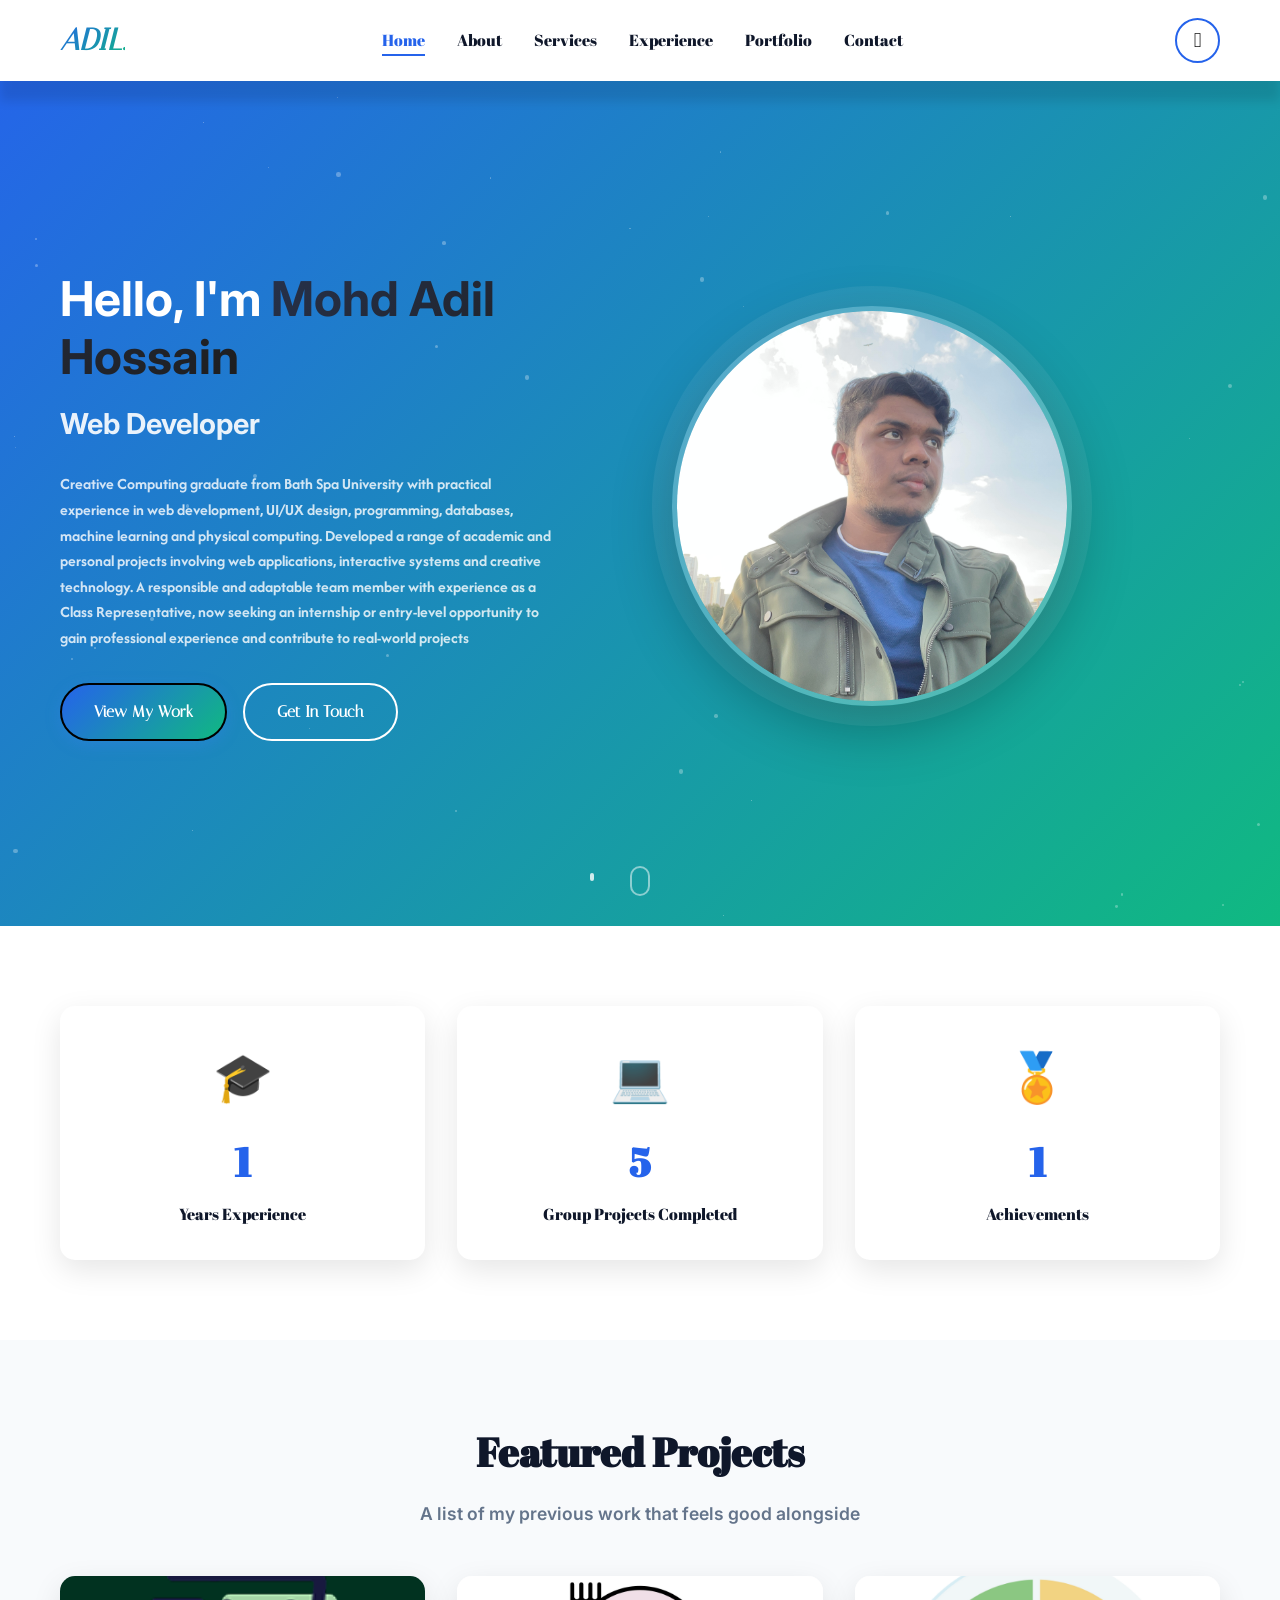
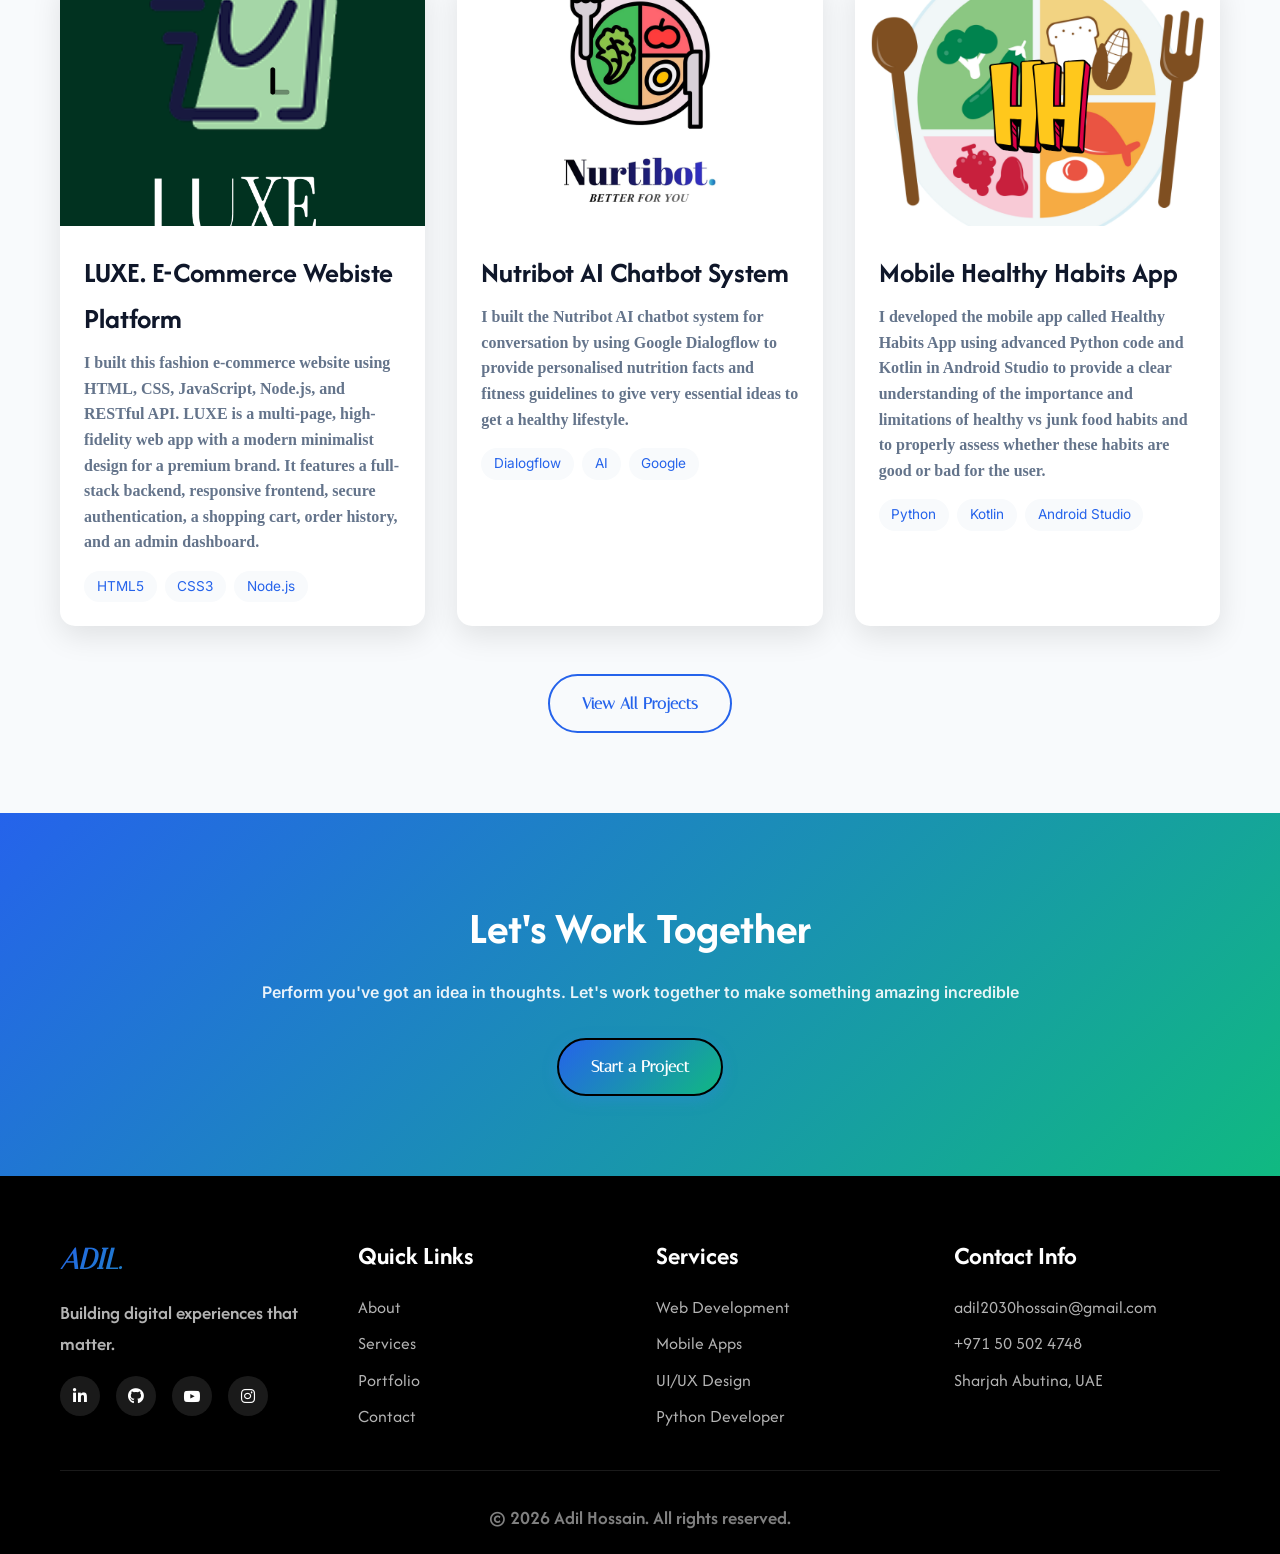
<file: index.html>
<!DOCTYPE html>
<html lang="en">
<head>
    <meta charset="UTF-8">
    <meta name="viewport" content="width=device-width, initial-scale=1.0">
    <title>Adil. - Home</title>
    <link rel="stylesheet" href="css/styles.css">
    <link rel="icon" type="image/x-icon" href="images/portfolio logo.png">
    <link rel="stylesheet" href="https://cdnjs.cloudflare.com/ajax/libs/font-awesome/6.5.1/css/all.min.css">
    <link rel="stylesheet" href="https://cdnjs.cloudflare.com/ajax/libs/font-awesome/4.7.0/css/font-awesome.min.css">"
</head>
<body>
    
    <!-- Header/Navigation Section Tag -->
    <nav class="navbar" id="navbar">
        <div class="container nav-container">
            <!-- Logo Structure for styling -->
            <a class="Logo" href="/index.html">ADIL.</a>
            <ul class="nav-menu" id="navMenu">
                <li><a href="/index.html" class="active">Home</a></li>
                <li><a href="pages/about.html">About</a></li>
                <li><a href="pages/services.html">Services</a></li>
                <li><a href="pages/experience.html">Experience</a></li>
                <li><a href="pages/portfolio.html">Portfolio</a></li>
                <li><a href="pages/contact.html">Contact</a></li>
            </ul>
            <button class="theme-toggle" id="themeToggle" aria-label="Toggle theme">
                <span class="sun-icon">𖤓</span>
                <span class="moon-icon">⏾</span>
            </button>
            <div class="hamburger" id="hamburger">
                <span></span>
                <span></span>
                <span></span>
            </div>
        </div>
    </nav>

    <!-- Hero Section -->
    <section class="hero">
        <div class="hero-particles" id="particles"></div>
        <div class="container hero-content">
            <div class="hero-text">
                <h1 class="fade-in">Hello, I'm <span class="gradient-text">Mohd Adil Hossain</span></h1>
                <h2 class="typing-text" id="typingText"></h2>
                <p class="hero-description fade-in-delay">
                    Creative Computing graduate from Bath Spa University with practical experience in web development, UI/UX design,
                    programming, databases, machine learning and physical computing. Developed a range of academic and personal
                    projects involving web applications, interactive systems and creative technology. A responsible and adaptable team
                    member with experience as a Class Representative, now seeking an internship or entry-level opportunity to gain
                    professional experience and contribute to real-world projects
                </p>
                <div class="hero-buttons fade-in-delay-2">
                    <a href="pages/portfolio.html" class="btn btn-primary">View My Work</a>
                    <a href="pages/contact.html" class="btn btn-secondary">Get In Touch</a>
                </div>
            </div>
            <div class="hero-image">
                <div class="image-wrapper">
                    <img src="/images/profile1.JPG" alt="ADIL. Profile" id="profileImg">
                    <div class="glow-effect"></div>
                </div>
            </div>
        </div>
        <div class="scroll-indicator">
            <span></span>
        </div>
    </section>

    <!-- Quick Stats -->
    <section class="stats-section">
        <div class="container">
            <div class="stats-grid">
                <!-- Card 1 -->
                <div class="stat-card">
                    <div class="stat-icon">🎓</div>
                    <h3 class="stat-number" data-target="3">0</h3>
                    <p>Years Experience</p>
                </div>
                <!-- Card 2 -->
                <div class="stat-card">
                    <div class="stat-icon">💻</div>
                    <h3 class="stat-number" data-target="15">0</h3>
                    <p>Group Projects Completed</p>
                </div>
                <!-- Card 3 -->
                <div class="stat-card">
                    <div class="stat-icon">🏅</div>
                    <h3 class="stat-number" data-target="3">0</h3>
                    <p>Achievements</p>
                </div>
            </div>
        </div>
    </section>

    <!-- featured work preview -->
    <section class="featured-section">
        <div class="container">
            <div class="section-header">
                <h2>Featured Projects</h2>
                <p>A list of my previous work that feels good alongside</p>
            </div>
            <div class="featured-grid">
                <!-- Project 1 -->
                <div class="featured-card">
                    <div class="featured-image">
                        <img src="/images/website.png" alt="Project 1">
                        <div class="featured-overlay">
                            <a href="https://luxe-ecommerce-website-live-afyw.vercel.app/" class="view-btn">View Project</a>
                        </div>
                    </div>
                    <div class="featured-content">
                        <h3>LUXE. E-Commerce Webiste Platform</h3>
                        <p>I built this fashion e-commerce website using HTML, CSS, JavaScript, Node.js, and RESTful API. LUXE is a multi-page, 
                            high-fidelity web app with a modern minimalist design for a premium brand. It features a full-stack backend, responsive 
                            frontend, secure authentication, a shopping cart, order history, and an admin dashboard.
                        </p>
                        <div class="tags">
                            <span>HTML5</span>
                            <span>CSS3</span>
                            <span>Node.js</span>
                        </div>
                    </div>
                </div>
                <!-- Project 2 -->
                <div class="featured-card">
                    <div class="featured-image">
                        <img src="/images/Nurtibot.jpg" alt="Project 2">
                        <div class="featured-overlay">
                            <a href="https://nutribot-chatbot-1.vercel.app/" class="view-btn">View Project</a>
                        </div>
                    </div>
                    <div class="featured-content">
                        <h3>Nutribot AI Chatbot System</h3>
                        <p>I built the Nutribot AI chatbot system for conversation by using Google Dialogflow to provide personalised nutrition facts 
                            and fitness guidelines to give very essential ideas to get a healthy lifestyle.
                        </p>
                        <div class="tags">
                            <span>Dialogflow</span>
                            <span>AI</span>
                            <span>Google</span>
                        </div>
                    </div>
                </div>
                <!-- Project 3 -->
                <div class="featured-card">
                    <div class="featured-image">
                        <img src="images/hh1.png" alt="Project 3">
                        <div class="featured-overlay">
                            <a href="https://github.com/MOHDADHIL2023/Healthy_Habits_Second_App" class="view-btn">View Project</a>
                        </div>
                    </div>
                    <div class="featured-content">
                        <h3>Mobile Healthy Habits App</h3>
                        <p>I developed the mobile app called Healthy Habits App using advanced Python code and Kotlin in Android Studio to provide a clear 
                            understanding of the importance and limitations of healthy vs junk food habits and to properly assess whether these habits are 
                            good or bad for the user.
                        </p>
                        <div class="tags">
                            <span>Python</span>
                            <span>Kotlin</span>
                            <span>Android Studio</span>
                        </div>
                    </div>
                </div>
            </div>
            <div class="view-all">
                <a href="pages/portfolio.html" class="btn btn-outline">View All Projects</a>
            </div>
        </div>
    </section>

    <!-- CTA Section -->
    <section class="cta-section">
        <div class="container">
            <div class="cta-content">
                <h2>Let's Work Together</h2>
                <p>Perform you've got an idea in thoughts. Let's work together to make something amazing incredible</p>
                <a href="pages/contact.html" class="btn btn-primary">Start a Project</a>
            </div>
        </div>
    </section>

    <!-- Footer -->
    <footer class="footer">
        <div class="container">
            <div class="footer-content">
                <div class="footer-section">
                    <h3 href="/index.html">ADIL.</h3>
                    <p>Building digital experiences that matter.</p>
                    <div class="social-links">
                        <a href="https://www.linkedin.com/in/mohd-adil-hossain/" aria-label="Linkedin"><i class="fab fa-linkedin"></i></a>
                        <a href="https://github.com/MOHDADHIL2023" aria-label="Github"><i class="fab fa-github"></i></a>
                        <a href="https://www.youtube.com/@mhd_adil_hossain" aria-label="Youtube"><i class="fa fa-youtube-play"></i></a>
                        <a href="https://www.instagram.com/mhd_adil_hossain/" aria-label="Instagram"><i class="fab fa-instagram"></i></a>
                    </div>
                </div>
                <div class="footer-section">
                    <h4>Quick Links</h4>
                    <ul>
                        <li><a href="pages/about.html">About</a></li>
                        <li><a href="pages/services.html">Services</a></li>
                        <li><a href="pages/portfolio.html">Portfolio</a></li>
                        <li><a href="pages/contact.html">Contact</a></li>
                    </ul>
                </div>
                <div class="footer-section">
                    <h4>Services</h4>
                    <ul>
                        <li><a href="pages/services.html">Web Development</a></li>
                        <li><a href="pages/services.html">Mobile Apps</a></li>
                        <li><a href="pages/services.html">UI/UX Design</a></li>
                        <li><a href="pages/services.html">Python Developer</a></li>
                    </ul>
                </div>
                <div class="footer-section">
                    <h4>Contact Info</h4>
                    <ul class="contact-info">
                        <li><a href="mailto:adil2030hossain@gmail.com">adil2030hossain@gmail.com</a></li>
                        <li>+971 50 502 4748</li>
                        <li>Sharjah Abutina, UAE</li>
                    </ul>
                </div>
            </div>
            <div class="footer-bottom">
                <p>&copy; 2026 Adil Hossain. All rights reserved.</p>
            </div>
        </div>
    </footer>

    <!-- Back to Top Button -->
    <button class="back-to-top" id="backToTop">↑</button>

    <script src="js/script.js"></script>

</body>
</html>
</file>
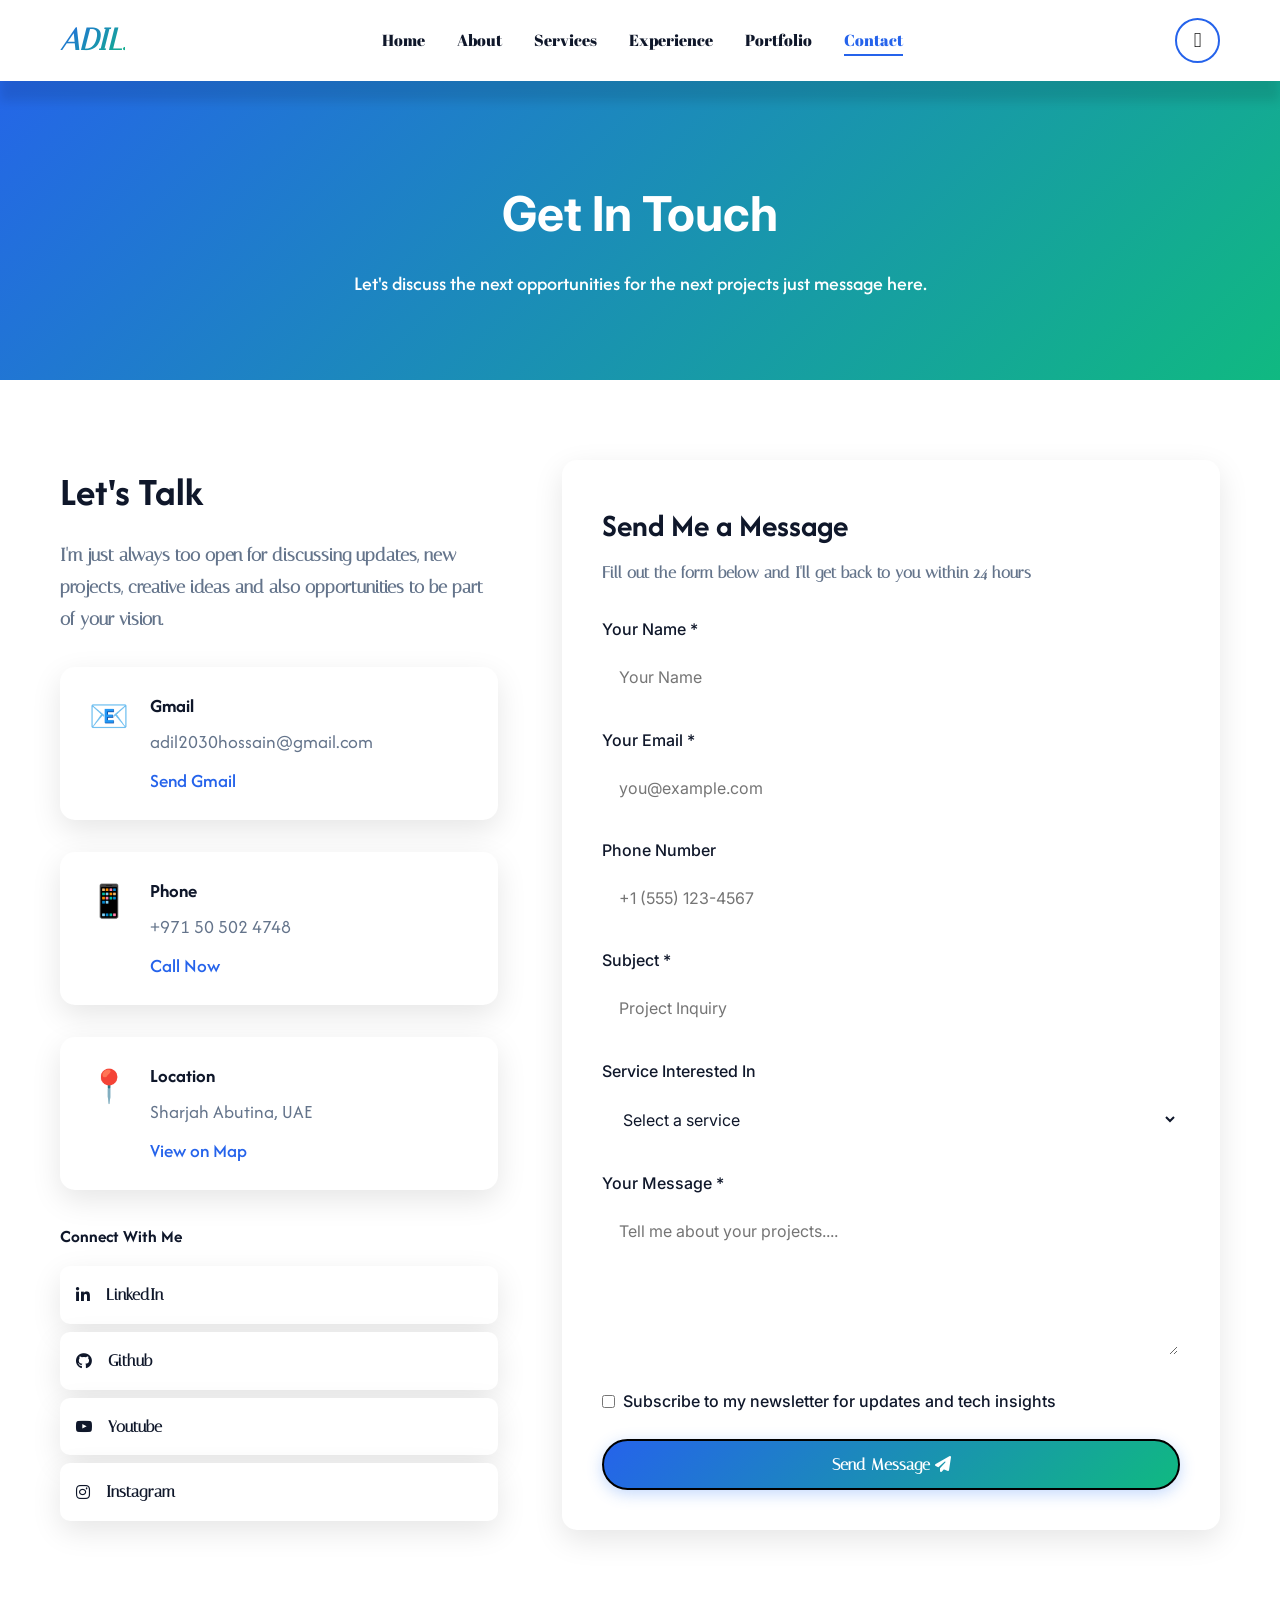
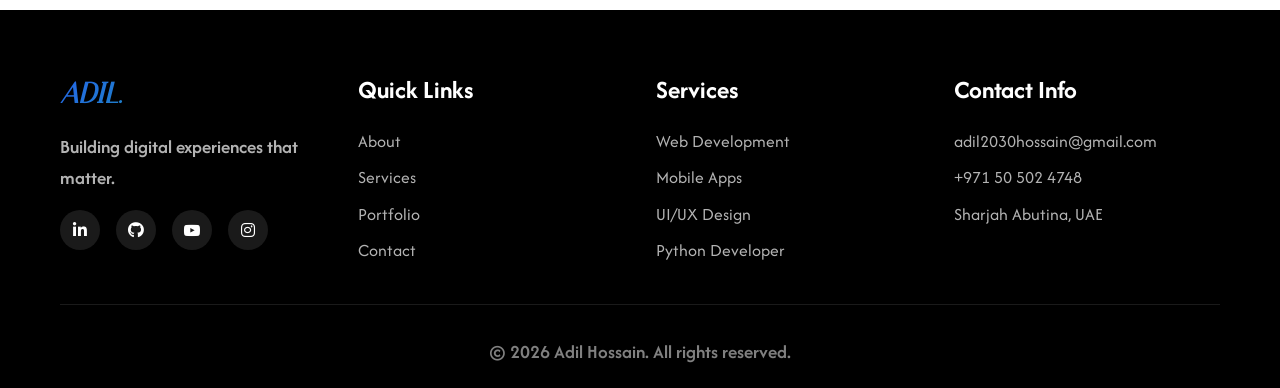
<file: pages/contact.html>
<!DOCTYPE html>
<html lang="en">
<head>
    <meta charset="UTF-8">
    <meta name="viewport" content="width=device-width, initial-scale=1.0">
    <title>Adil. - Contact</title>
    <link rel="stylesheet" href="../css/styles.css">
    <link rel="icon" type="image/x-icon" href="../images/portfolio logo.png">
    <link rel="stylesheet" href="https://cdnjs.cloudflare.com/ajax/libs/font-awesome/6.5.1/css/all.min.css">
    <link rel="stylesheet" href="https://cdnjs.cloudflare.com/ajax/libs/font-awesome/4.7.0/css/font-awesome.min.css">"
</head>
<body>
    
    <!-- Header/Navigation Section Tag -->
    <nav class="navbar" id="navbar">
        <div class="container nav-container">
            <!-- Logo Structure for styling -->
            <a class="Logo" href="/index.html">ADIL.</a>
            <ul class="nav-menu" id="navMenu">
                <li><a href="/index.html">Home</a></li>
                <li><a href="../pages/about.html">About</a></li>
                <li><a href="../pages/services.html">Services</a></li>
                <li><a href="../pages/experience.html">Experience</a></li>
                <li><a href="../pages/portfolio.html">Portfolio</a></li>
                <li><a href="../pages/contact.html" class="active">Contact</a></li>
            </ul>
            <button class="theme-toggle" id="themeToggle" aria-label="Toggle theme">
                <span class="sun-icon">𖤓</span>
                <span class="moon-icon">⏾</span>
            </button>
            <div class="hamburger" id="hamburger">
                <span></span>
                <span></span>
                <span></span>
            </div>
        </div>
    </nav>

    <!-- Page Header -->
    <section class="page-header">
        <div class="container">
            <h1 class="fade-in">Get In Touch</h1>
            <p class="fade-in-delay">Let's discuss the next opportunities for the next projects just message here.</p>
        </div>
    </section>

    <!-- Contact Section -->
    <section class="contact-section">
        <div class="container">
            <div class="contact-grid">
                <!-- Contact Info -->
                <div class="contact-info-side">
                    <h2>Let's Talk</h2>
                    <p>I'm just always too open for discussing updates, new projects, creative ideas and also opportunities to be part of your vision.</p>

                    <!-- Contact Details -->
                    <div class="contact-details">
                        <!-- Contact 1 -->
                        <div class="contact-item">
                            <div class="contact-icon">📧</div>
                            <div>
                                <h4>Gmail</h4>
                                <p>adil2030hossain@gmail.com</p>
                                <a href="mailto:adil2030hossain@gmail.com">Send Gmail</a>
                            </div>
                        </div>

                        <!-- Contact 2 -->
                        <div class="contact-item">
                            <div class="contact-icon">📱</div>
                            <div>
                                <h4>Phone</h4>
                                <p>+971 50 502 4748</p>
                                <a href="tel:+971 50 502 4748">Call Now</a>
                            </div>
                        </div>
                        
                        <!-- Contact 3 -->
                        <div class="contact-item">
                            <div class="contact-icon">📍</div>
                            <div>
                                <h4>Location</h4>
                                <p>Sharjah Abutina, UAE</p>
                                <a href="https://maps.app.goo.gl/3APZK9L2UeFZvojP7">View on Map</a>
                            </div>
                        </div>
                    </div>
                    
                    <div class="social-connect">
                        <h4>Connect With Me</h4>
                        <div class="social-links-large">
                            <!-- Social Media 1 -->
                            <a href="https://www.linkedin.com/in/mohd-adil-hossain/" aria-label="Linkedin">
                                <i class="fab fa-linkedin"></i>
                                <span>LinkedIn</span>
                            </a>

                            <!-- Social Media 2 -->
                            <a href="https://github.com/MOHDADHIL2023" aria-label="Github">
                                <i class="fab fa-github"></i>
                                <span>Github</span>
                            </a>

                            <!-- Social Media 3 -->
                            <a href="https://www.youtube.com/@mhd_adil_hossain" aria-label="Youtube">
                                <i class="fa fa-youtube-play"></i>
                                <span>Youtube</span>
                            </a>

                            <!-- Social Media 4 -->
                            <a href="https://www.instagram.com/mhd_adil_hossain/" aria-label="Instagram">
                                <i class="fab fa-instagram"></i>
                                <span>Instagram</span>
                            </a>
                        </div>
                    </div>
                </div>

                <!-- Contact Form -->
                <div class="contact-form-side">
                    <form id="contactForm" class="contact-form">
                        <h3>Send Me a Message</h3>
                        <p>Fill out the form below and I'll get back to you within 24 hours</p>

                        <div class="form-group">
                            <label for="name">Your Name *</label>
                            <input type="text" id="name" name="name" required placeholder="Your Name">
                        </div>

                        <div class="form-group">
                            <label for="email">Your Email *</label>
                            <input type="email" name="email" id="email" required placeholder="you@example.com">
                        </div>

                        <div class="form-group">
                            <label for="phone">Phone Number</label>
                            <input type="tel" name="phone" id="phone" required placeholder="+1 (555) 123-4567">
                        </div>

                        <div class="form-group">
                            <label for="subject">Subject *</label>
                            <input type="text" name="subject" id="subject" required placeholder="Project Inquiry">
                        </div>

                        <div class="form-group">
                            <label for="service">Service Interested In</label>
                            <select id="service" name="service">
                                <option value="">Select a service</option>
                                <option value="web">Web Development</option>
                                <option value="mobile">Mobile Apps</option>
                                <option value="design">UI / UX Design</option>
                                <option value="backend">Backend Development</option>
                                <option value="ai">Ai / Machine Learning</option>
                                <option value="other">Other</option>
                            </select>
                        </div>

                        <div class="form-group">
                            <label for="message">Your Message *</label>
                            <textarea name="message" id="message" rows="6" required placeholder="Tell me about your projects...."></textarea>
                        </div>

                        <div class="form-group checkbox-group">
                            <label>
                                <input type="checkbox" name="newsletter" id="newsletter">
                                <span>Subscribe to my newsletter for updates and tech insights</span>
                            </label>
                        </div>

                        <button type="submit" class="btn btn-primary btn-block">
                            <span>Send Message</span>
                            <i class="fas fa-paper-plane"></i>
                        </button>

                        <div id="formMessage" class="form-message"></div>

                    </form>
                </div>
            </div>
        </div>
    </section>

    <!-- Footer -->
    <footer class="footer">
        <div class="container">
            <div class="footer-content">
                <div class="footer-section">
                    <h3 href="/index.html">ADIL.</h3>
                    <p>Building digital experiences that matter.</p>
                    <div class="social-links">
                        <a href="https://www.linkedin.com/in/mohd-adil-hossain/" aria-label="Linkedin"><i class="fab fa-linkedin"></i></a>
                        <a href="https://github.com/MOHDADHIL2023" aria-label="Github"><i class="fab fa-github"></i></a>
                        <a href="https://www.youtube.com/@mhd_adil_hossain" aria-label="Youtube"><i class="fa fa-youtube-play"></i></a>
                        <a href="https://www.instagram.com/mhd_adil_hossain/" aria-label="Instagram"><i class="fab fa-instagram"></i></a>
                    </div>
                </div>
                <div class="footer-section">
                    <h4>Quick Links</h4>
                    <ul>
                        <li><a href="../pages/about.html">About</a></li>
                        <li><a href="../pages/services.html">Services</a></li>
                        <li><a href="../pages/portfolio.html">Portfolio</a></li>
                        <li><a href="../pages/contact.html">Contact</a></li>
                    </ul>
                </div>
                <div class="footer-section">
                    <h4>Services</h4>
                    <ul>
                        <li><a href="../pages/services.html">Web Development</a></li>
                        <li><a href="../pages/services.html">Mobile Apps</a></li>
                        <li><a href="../pages/services.html">UI/UX Design</a></li>
                        <li><a href="../pages/services.html">Python Developer</a></li>
                    </ul>
                </div>
                <div class="footer-section">
                    <h4>Contact Info</h4>
                    <ul class="contact-info">
                        <li><a href="mailto:adil2030hossain@gmail.com">adil2030hossain@gmail.com</a></li>
                        <li>+971 50 502 4748</li>
                        <li>Sharjah Abutina, UAE</li>
                    </ul>
                </div>
            </div>
            <div class="footer-bottom">
                <p>&copy; 2026 Adil Hossain. All rights reserved.</p>
            </div>
        </div>
    </footer>

    <!-- Back to Top Button -->
    <button class="back-to-top" id="backToTop">↑</button>

    <script src="../js/script.js"></script>

</body>
</html>
</file>
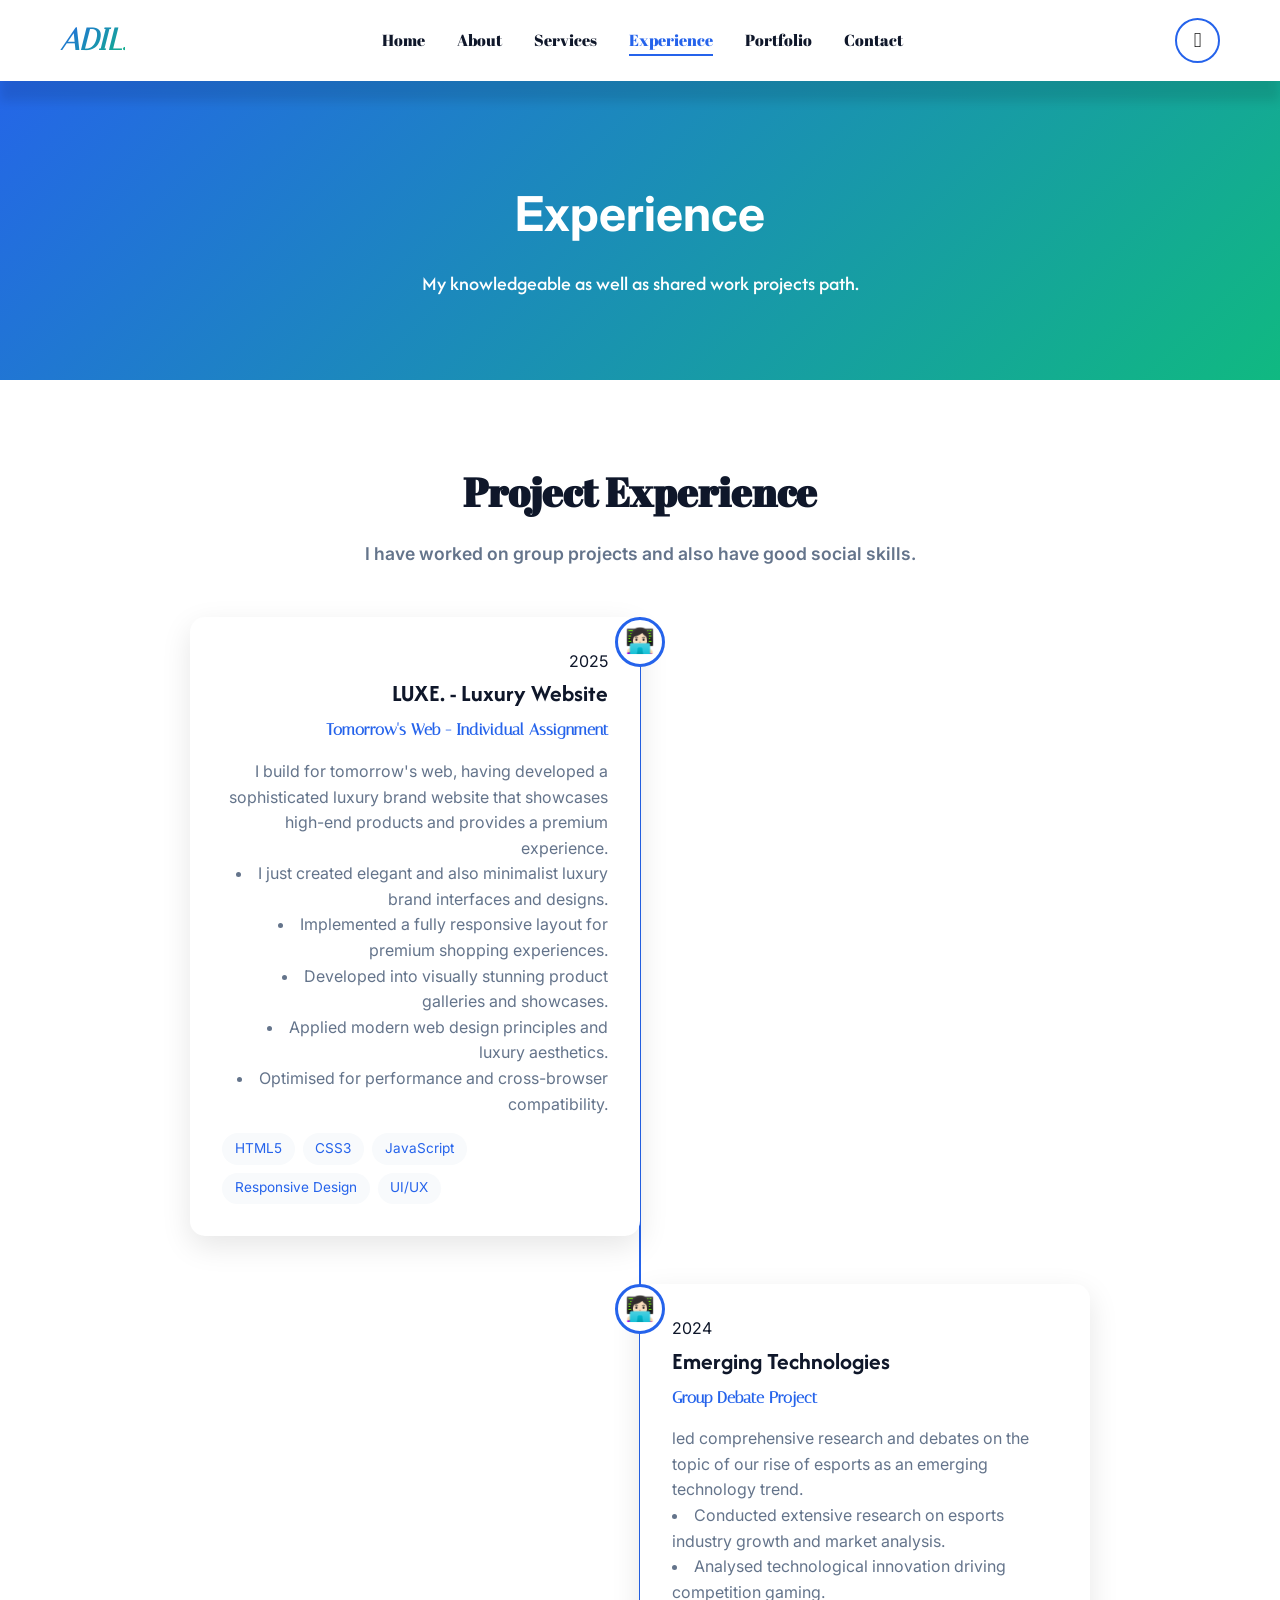
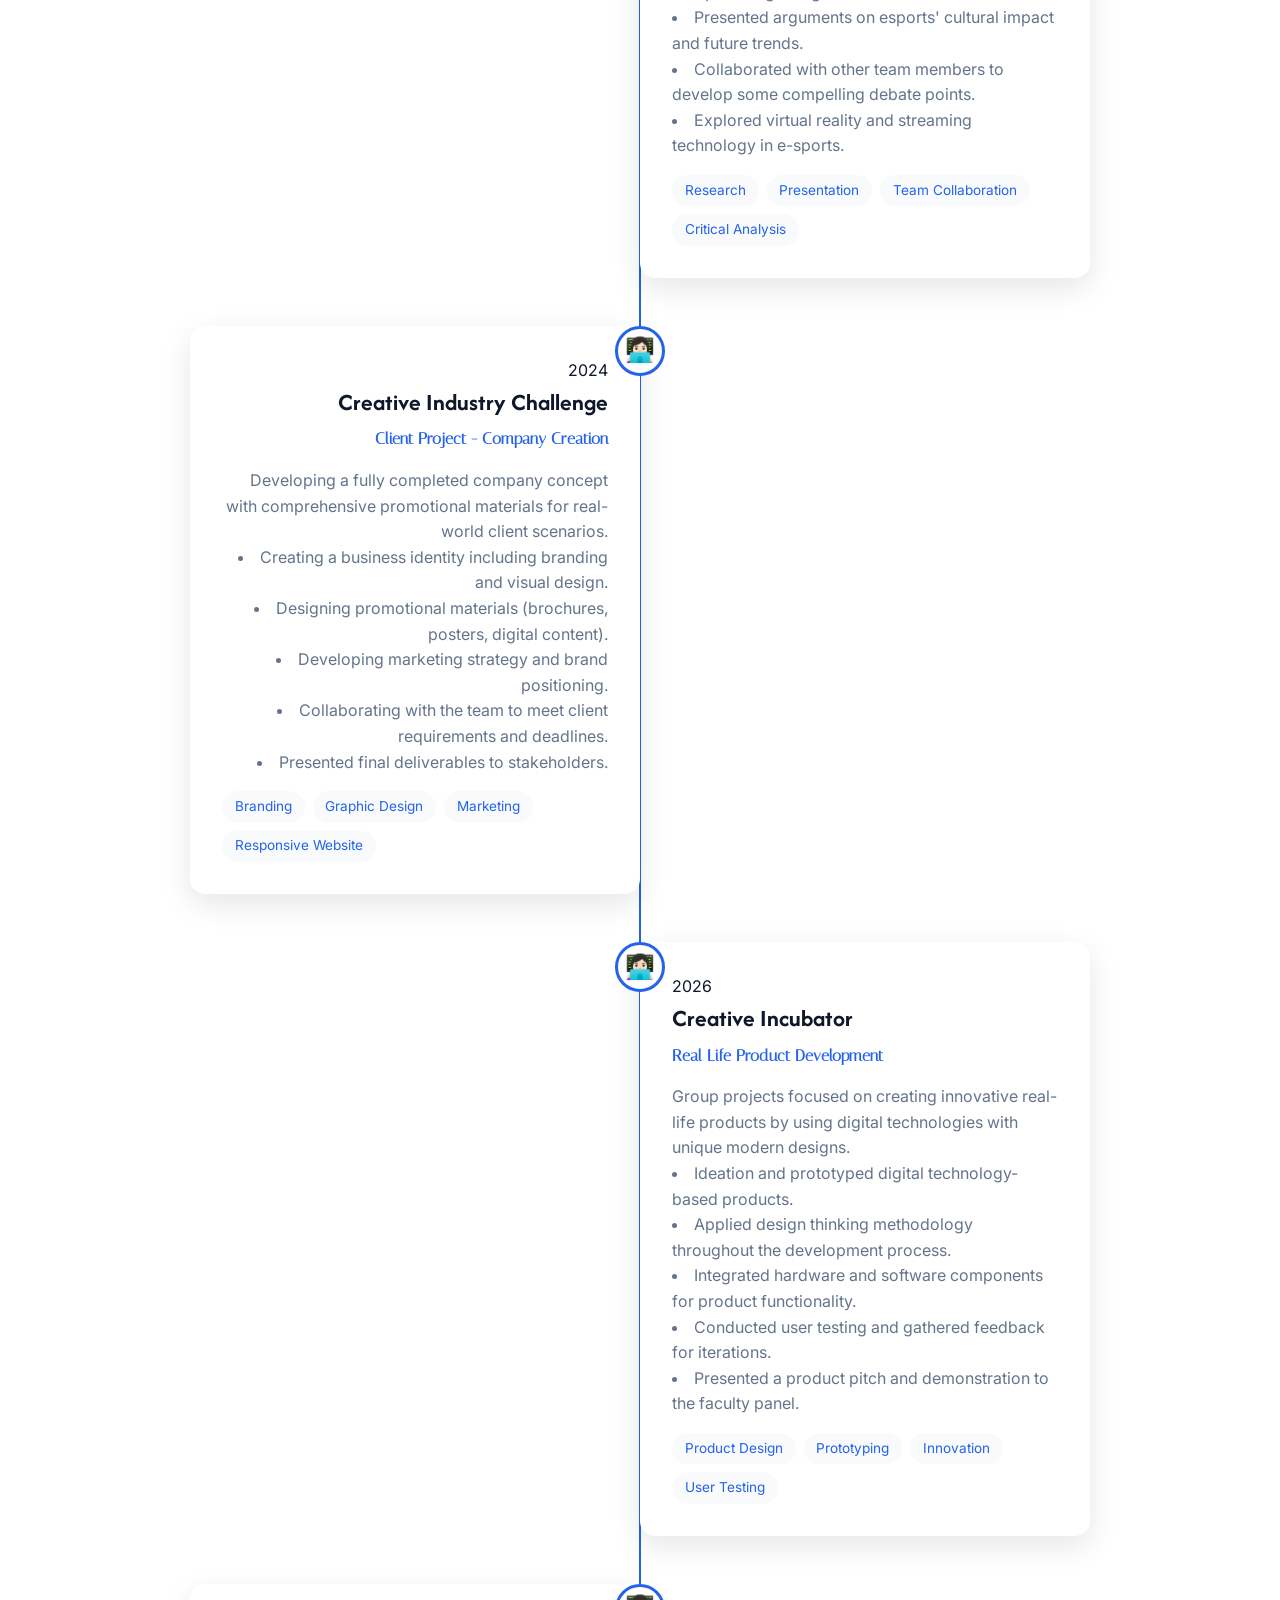
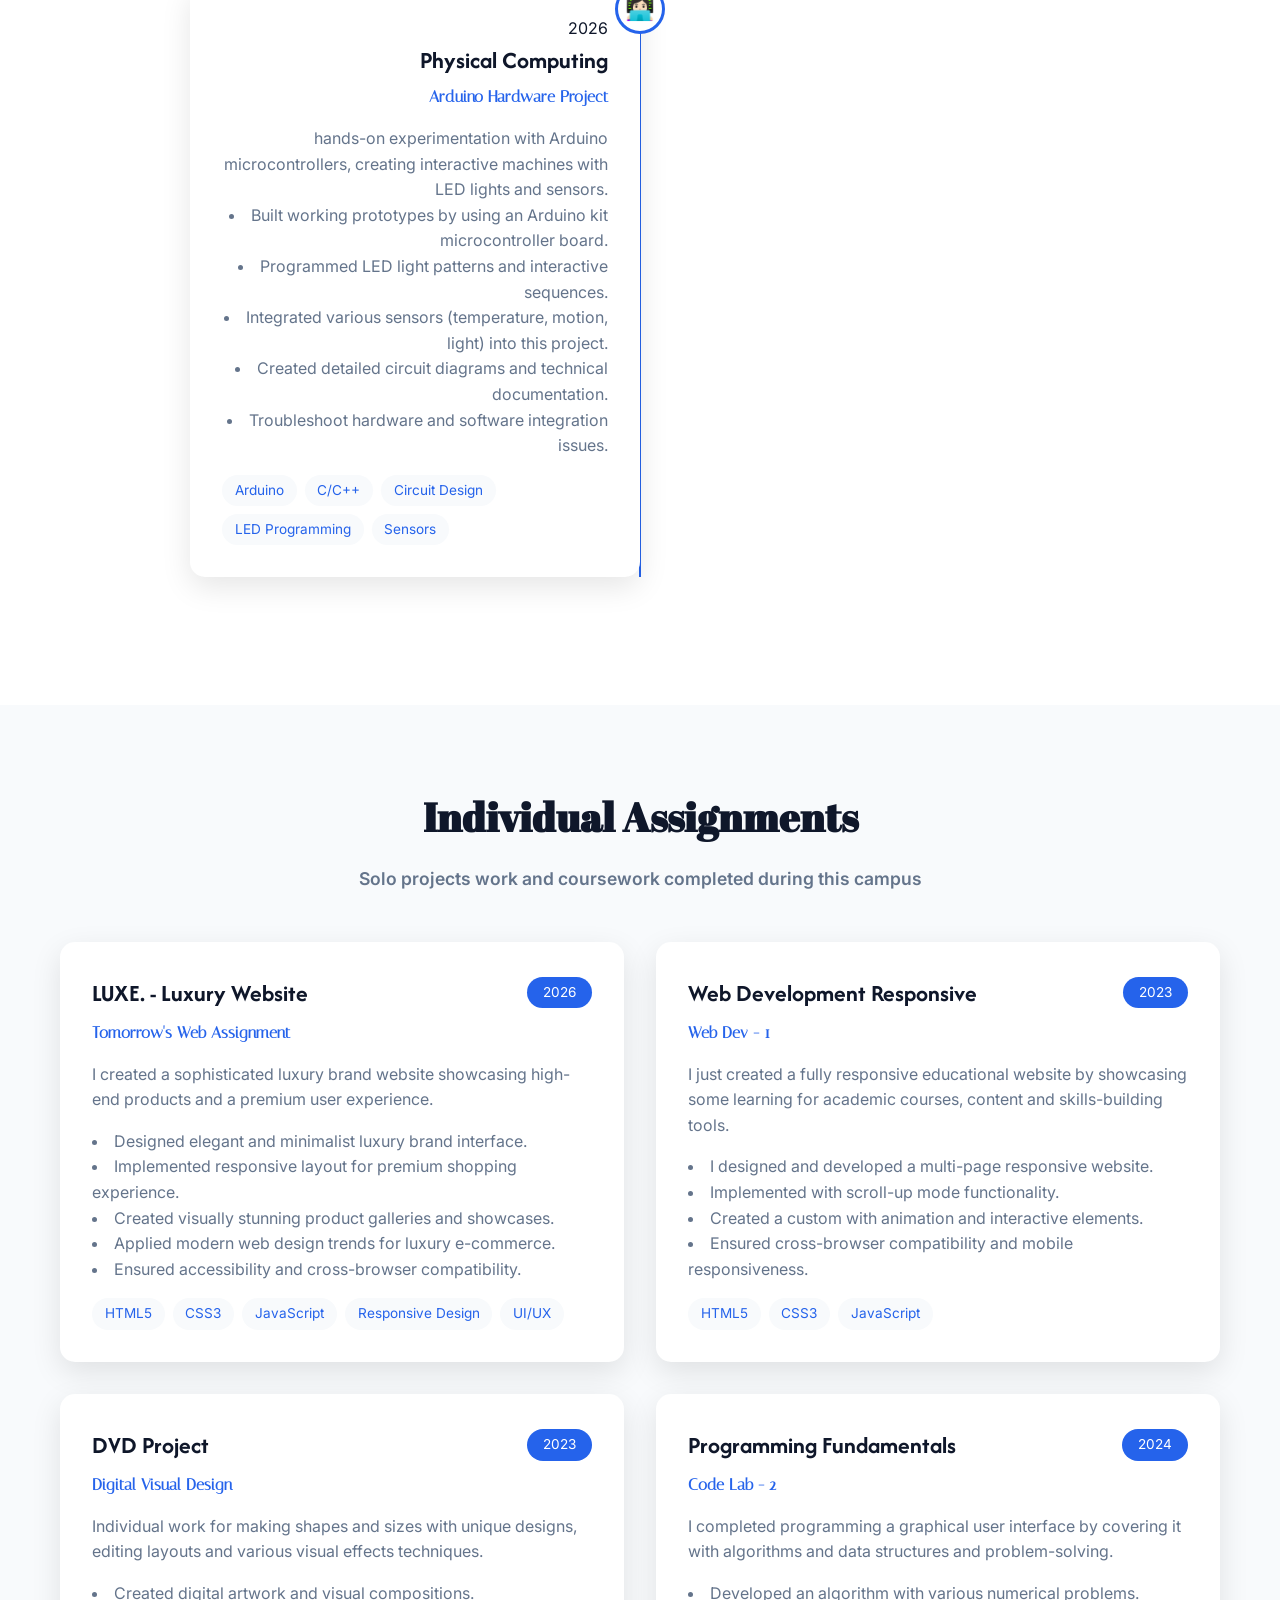
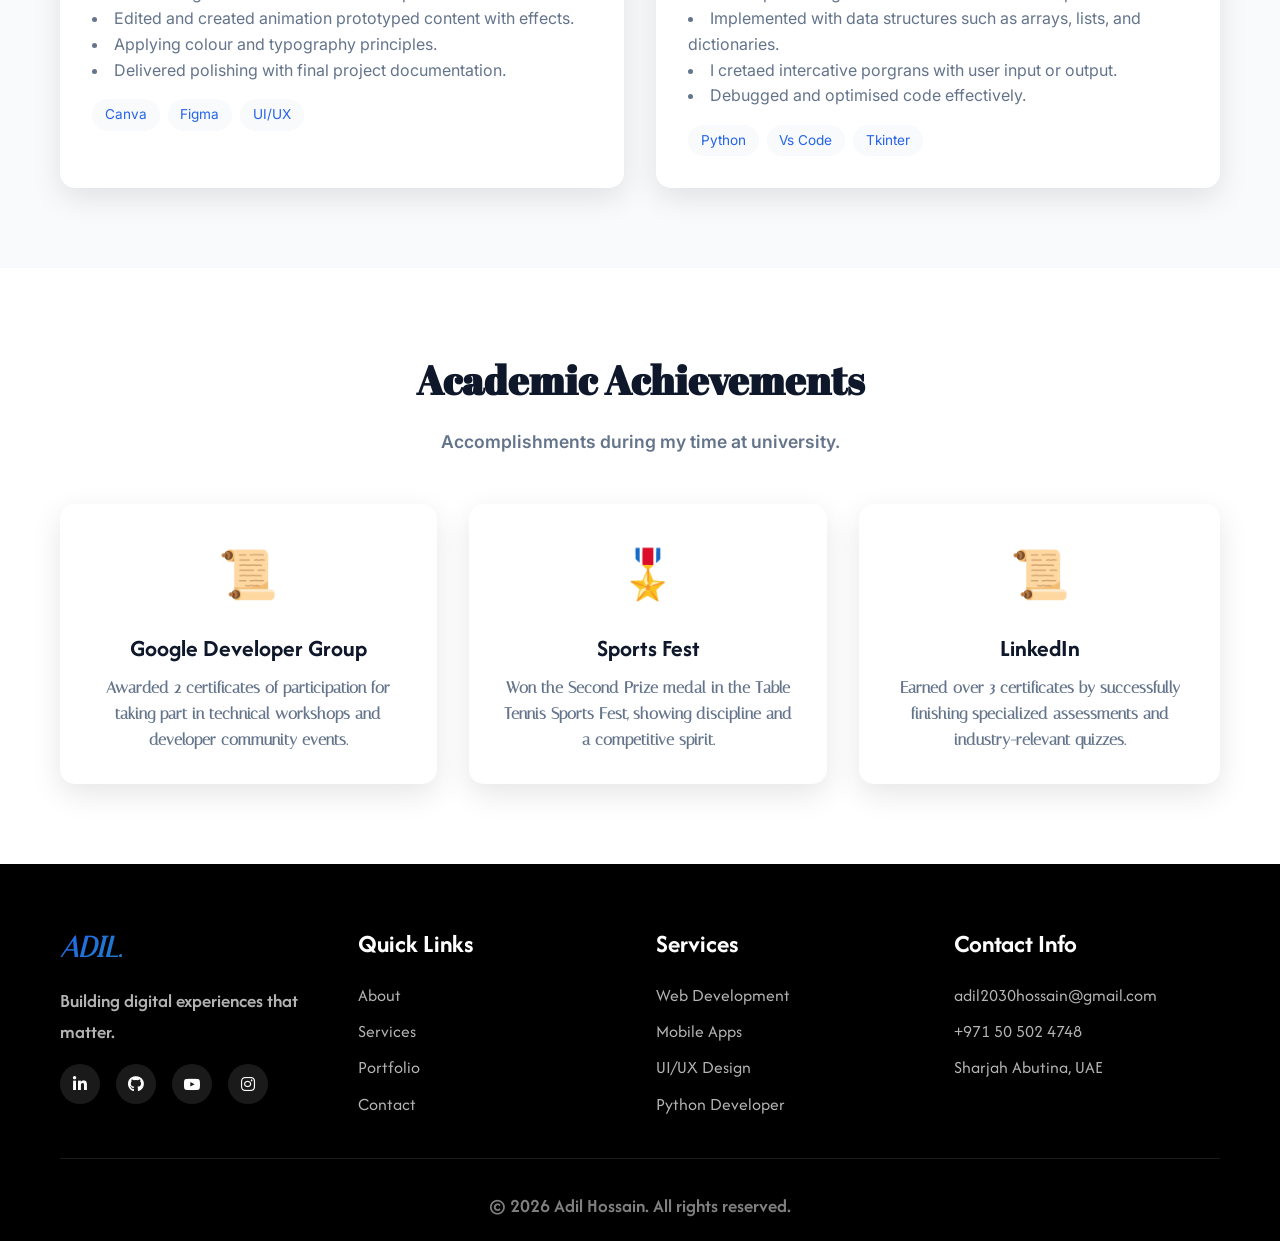
<file: pages/experience.html>
<!DOCTYPE html>
<html lang="en">
<head>
    <meta charset="UTF-8">
    <meta name="viewport" content="width=device-width, initial-scale=1.0">
    <title>Adil. - Experience</title>
    <link rel="stylesheet" href="../css/styles.css">
    <link rel="icon" type="image/x-icon" href="../images/portfolio logo.png">
    <link rel="stylesheet" href="https://cdnjs.cloudflare.com/ajax/libs/font-awesome/6.5.1/css/all.min.css">
    <link rel="stylesheet" href="https://cdnjs.cloudflare.com/ajax/libs/font-awesome/4.7.0/css/font-awesome.min.css">"
</head>
<body>
    
    <!-- Header/Navigation Section Tag -->
    <nav class="navbar" id="navbar">
        <div class="container nav-container">
            <!-- Logo Structure for styling -->
            <a class="Logo" href="/index.html">ADIL.</a>
            <ul class="nav-menu" id="navMenu">
                <li><a href="/index.html">Home</a></li>
                <li><a href="../pages/about.html">About</a></li>
                <li><a href="../pages/services.html">Services</a></li>
                <li><a href="../pages/experience.html" class="active">Experience</a></li>
                <li><a href="../pages/portfolio.html">Portfolio</a></li>
                <li><a href="../pages/contact.html">Contact</a></li>
            </ul>
            <button class="theme-toggle" id="themeToggle" aria-label="Toggle theme">
                <span class="sun-icon">𖤓</span>
                <span class="moon-icon">⏾</span>
            </button>
            <div class="hamburger" id="hamburger">
                <span></span>
                <span></span>
                <span></span>
            </div>
        </div>
    </nav>

    <!-- Page Header -->
     <section class="page-header">
        <div class="container">
            <h1 class="fade-in">Experience</h1>
            <p class="fade-in-delay">My knowledgeable as well as shared work projects path.</p>
        </div>
     </section>

    <!-- Work Experience -->
    <section class="experience-section">
        <div class="container">
            <div class="section-header">
                <h2>Project Experience</h2>
                <p>I have worked on group projects and also have good social skills.</p>
            </div>
            <div class="timeline">
                <!-- Timeline 1 -->
                <div class="timeline-item left">
                    <div class="timeline-icon">👩🏻‍💻</div>
                    <div class="timeline-content">
                        <div class="timeline-date">2025</div>
                        <h3>LUXE. - Luxury Website</h3>
                        <h4>Tomorrow's Web - Individual Assignment</h4>
                        <p>I build for tomorrow's web, having developed a sophisticated luxury brand website that showcases high-end products and provides a premium experience.</p>
                        <ul>
                            <li>I just created elegant and also minimalist luxury brand interfaces and designs.</li>
                            <li>Implemented a fully responsive layout for premium shopping experiences.</li>
                            <li>Developed into visually stunning product galleries and showcases.</li>
                            <li>Applied modern web design principles and luxury aesthetics.</li>
                            <li>Optimised for performance and cross-browser compatibility.</li>
                        </ul>
                        <div class="tech-stack">
                            <span>HTML5</span>
                            <span>CSS3</span>
                            <span>JavaScript</span>
                            <span>Responsive Design</span>
                            <span>UI/UX</span>
                        </div>
                    </div>
                </div>

                <!-- Timeline 2 -->
                <div class="timeline-item right">
                    <div class="timeline-icon">👩🏻‍💻</div>
                    <div class="timeline-content">
                        <div class="timeline-date">2024</div>
                        <h3>Emerging Technologies</h3>
                        <h4>Group Debate Project</h4>
                        <p>led comprehensive research and debates on the topic of our rise of esports as an emerging technology trend.</p>
                        <ul>
                            <li>Conducted extensive research on esports industry growth and market analysis.</li>
                            <li>Analysed technological innovation driving competition gaming.</li>
                            <li>Presented arguments on esports' cultural impact and future trends.</li>
                            <li>Collaborated with other team members to develop some compelling debate points.</li>
                            <li>Explored virtual reality and streaming technology in e-sports.</li>
                        </ul>
                        <div class="tech-stack">
                            <span>Research</span>
                            <span>Presentation</span>
                            <span>Team Collaboration</span>
                            <span>Critical Analysis</span>
                        </div>
                    </div>
                </div>

                <!-- Timeline 3 -->
                <div class="timeline-item left">
                    <div class="timeline-icon">👩🏻‍💻</div>
                    <div class="timeline-content">
                        <div class="timeline-date">2024</div>
                        <h3>Creative Industry Challenge</h3>
                        <h4>Client Project - Company Creation</h4>
                        <p>Developing a fully completed company concept with comprehensive promotional materials for real-world client scenarios.</p>
                        <ul>
                            <li>Creating a business identity including branding and visual design.</li>
                            <li>Designing promotional materials (brochures, posters, digital content).</li>
                            <li>Developing marketing strategy and brand positioning.</li>
                            <li>Collaborating with the team to meet client requirements and deadlines.</li>
                            <li>Presented final deliverables to stakeholders.</li>
                        </ul>
                        <div class="tech-stack">
                            <span>Branding</span>
                            <span>Graphic Design</span>
                            <span>Marketing</span>
                            <span>Responsive Website</span>
                        </div>
                    </div>
                </div>

                <!-- Timeline 4 -->
                <div class="timeline-item right">
                    <div class="timeline-icon">👩🏻‍💻</div>
                    <div class="timeline-content">
                        <div class="timeline-date">2026</div>
                        <h3>Creative Incubator</h3>
                        <h4>Real Life Product Development</h4>
                        <p>Group projects focused on creating innovative real-life products by using digital technologies with unique modern designs.</p>
                        <ul>
                            <li>Ideation and prototyped digital technology-based products.</li>
                            <li>Applied design thinking methodology throughout the development process.</li>
                            <li>Integrated hardware and software components for product functionality.</li>
                            <li>Conducted user testing and gathered feedback for iterations.</li>
                            <li>Presented a product pitch and demonstration to the faculty panel.</li>
                        </ul>
                        <div class="tech-stack">
                            <span>Product Design</span>
                            <span>Prototyping</span>
                            <span>Innovation</span>
                            <span>User Testing</span>
                        </div>
                    </div>
                </div>

                <!-- Timeline 5 -->
                <div class="timeline-item left">
                    <div class="timeline-icon">👩🏻‍💻</div>
                    <div class="timeline-content">
                        <div class="timeline-date">2026</div>
                        <h3>Physical Computing</h3>
                        <h4>Arduino Hardware Project</h4>
                        <p>hands-on experimentation with Arduino microcontrollers, creating interactive machines with LED lights and sensors.</p>
                        <ul>
                            <li>Built working prototypes by using an Arduino kit microcontroller board.</li>
                            <li>Programmed LED light patterns and interactive sequences.</li>
                            <li>Integrated various sensors (temperature, motion, light) into this project.</li>
                            <li>Created detailed circuit diagrams and technical documentation.</li>
                            <li>Troubleshoot hardware and software integration issues.</li>
                        </ul>
                        <div class="tech-stack">
                            <span>Arduino</span>
                            <span>C/C++</span>
                            <span>Circuit Design</span>
                            <span>LED Programming</span>
                            <span>Sensors</span>
                        </div>
                    </div>
                </div>
            </div>
            </div>
        </div>
    </section>

    <!-- Individual Assignments-->
    <section class="internship-section">
        <div class="container">
            <div class="section-header">
                <h2>Individual Assignments</h2>
                <p>Solo projects work and coursework completed during this campus</p>
            </div>
            <div class="internship-grid">
                <!-- Card - 1 -->
                <div class="internship-card">
                    <div class="internship-header">
                        <h3>LUXE. - Luxury Website</h3>
                        <span class="internship-date">2026</span>
                    </div>
                    <h4>Tomorrow's Web Assignment</h4>
                    <p>I created a sophisticated luxury brand website showcasing high-end products and a premium user experience.</p>
                    <ul>
                        <li>Designed elegant and minimalist luxury brand interface.</li>
                        <li>Implemented responsive layout for premium shopping experience.</li>
                        <li>Created visually stunning product galleries and showcases.</li>
                        <li>Applied modern web design trends for luxury e-commerce.</li>
                        <li>Ensured accessibility and cross-browser compatibility.</li>
                    </ul>
                    <div class="tech-stack">
                        <span>HTML5</span>
                        <span>CSS3</span>
                        <span>JavaScript</span>
                        <span>Responsive Design</span>
                        <span>UI/UX</span>
                    </div>
                </div>

                <!-- Card - 2 -->
                <div class="internship-card">
                    <div class="internship-header">
                        <h3>Web Development Responsive</h3>
                        <span class="internship-date">2023</span>
                    </div>
                    <h4>Web Dev - 1</h4>
                    <p>I just created a fully responsive educational website by showcasing some learning for academic courses, content and skills-building tools.</p>
                    <ul>
                        <li>I designed and developed a multi-page responsive website.</li>
                        <li>Implemented with scroll-up mode functionality.</li>
                        <li>Created a custom with animation and interactive elements.</li>
                        <li>Ensured cross-browser compatibility and mobile responsiveness.</li>
                    </ul>
                    <div class="tech-stack">
                        <span>HTML5</span>
                        <span>CSS3</span>
                        <span>JavaScript</span>
                    </div>
                </div>

                <!-- Card - 3 -->
                <div class="internship-card">
                    <div class="internship-header">
                        <h3>DVD Project</h3>
                        <span class="internship-date">2023</span>
                    </div>
                    <h4>Digital Visual Design</h4>
                    <p>Individual work for making shapes and sizes with unique designs, editing layouts and various visual effects techniques.</p>
                    <ul>
                        <li>Created digital artwork and visual compositions.</li>
                        <li>Edited and created animation prototyped content with effects.</li>
                        <li>Applying colour and typography principles.</li>
                        <li>Delivered polishing with final project documentation.</li>
                    </ul>
                    <div class="tech-stack">
                        <span>Canva</span>
                        <span>Figma</span>
                        <span>UI/UX</span>
                    </div>
                </div>

                <!-- Card - 4 -->
                <div class="internship-card">
                    <div class="internship-header">
                        <h3>Programming Fundamentals</h3>
                        <span class="internship-date">2024</span>
                    </div>
                    <h4>Code Lab - 2</h4>
                    <p>I completed programming a graphical user interface by covering it with algorithms and data structures and problem-solving.</p>
                    <ul>
                        <li>Developed an algorithm with various numerical problems.</li>
                        <li>Implemented with data structures such as arrays, lists, and dictionaries.</li>
                        <li>I cretaed intercative porgrans with user input or output.</li>
                        <li>Debugged and optimised code effectively.</li>
                    </ul>
                    <div class="tech-stack">
                        <span>Python</span>
                        <span>Vs Code</span>
                        <span>Tkinter</span>
                    </div>
                </div>
            </div>
        </div>
    </section>

    <!-- Academic Achievements -->
    <section class="achievements-section">
        <div class="container">
            <div class="section-header">
                <h2>Academic Achievements</h2>
                <p>Accomplishments during my time at university.</p>
            </div>
            <div class="achievements-grid">
                <div class="achievement-card">
                    <div class="achievement-icon">📜</div>
                    <h3>Google Developer Group</h3>
                    <p>Awarded 2 certificates of participation for taking part in technical workshops and developer community events.</p>
                </div>
                <div class="achievement-card">
                    <div class="achievement-icon">🎖️</div>
                    <h3>Sports Fest</h3>
                    <p>Won the Second Prize medal in the Table Tennis Sports Fest, showing discipline and a competitive spirit. </p>
                </div>
                <div class="achievement-card">
                    <div class="achievement-icon">📜</div>
                    <h3>LinkedIn</h3>
                    <p>Earned over 3 certificates by successfully finishing specialized assessments and industry-relevant quizzes.</p>
                </div>
            </div>
        </div>
    </section>

    <!-- Footer -->
    <footer class="footer">
        <div class="container">
            <div class="footer-content">
                <div class="footer-section">
                    <h3 href="/index.html">ADIL.</h3>
                    <p>Building digital experiences that matter.</p>
                    <div class="social-links">
                        <a href="https://www.linkedin.com/in/mohd-adil-hossain/" aria-label="Linkedin"><i class="fab fa-linkedin"></i></a>
                        <a href="https://github.com/MOHDADHIL2023" aria-label="Github"><i class="fab fa-github"></i></a>
                        <a href="https://www.youtube.com/@mhd_adil_hossain" aria-label="Youtube"><i class="fa fa-youtube-play"></i></a>
                        <a href="https://www.instagram.com/mhd_adil_hossain/" aria-label="Instagram"><i class="fab fa-instagram"></i></a>
                    </div>
                </div>
                <div class="footer-section">
                    <h4>Quick Links</h4>
                    <ul>
                        <li><a href="../pages/about.html">About</a></li>
                        <li><a href="../pages/services.html">Services</a></li>
                        <li><a href="../pages/portfolio.html">Portfolio</a></li>
                        <li><a href="../pages/contact.html">Contact</a></li>
                    </ul>
                </div>
                <div class="footer-section">
                    <h4>Services</h4>
                    <ul>
                        <li><a href="../pages/services.html">Web Development</a></li>
                        <li><a href="../pages/services.html">Mobile Apps</a></li>
                        <li><a href="../pages/services.html">UI/UX Design</a></li>
                        <li><a href="../pages/services.html">Python Developer</a></li>
                    </ul>
                </div>
                <div class="footer-section">
                    <h4>Contact Info</h4>
                    <ul class="contact-info">
                        <li><a href="mailto:adil2030hossain@gmail.com">adil2030hossain@gmail.com</a></li>
                        <li>+971 50 502 4748</li>
                        <li>Sharjah Abutina, UAE</li>
                    </ul>
                </div>
            </div>
            <div class="footer-bottom">
                <p>&copy; 2026 Adil Hossain. All rights reserved.</p>
            </div>
        </div>
    </footer>

    <!-- Back to Top Button -->
    <button class="back-to-top" id="backToTop">↑</button>

    <script src="../js/script.js"></script>

</body>
</html>
</file>
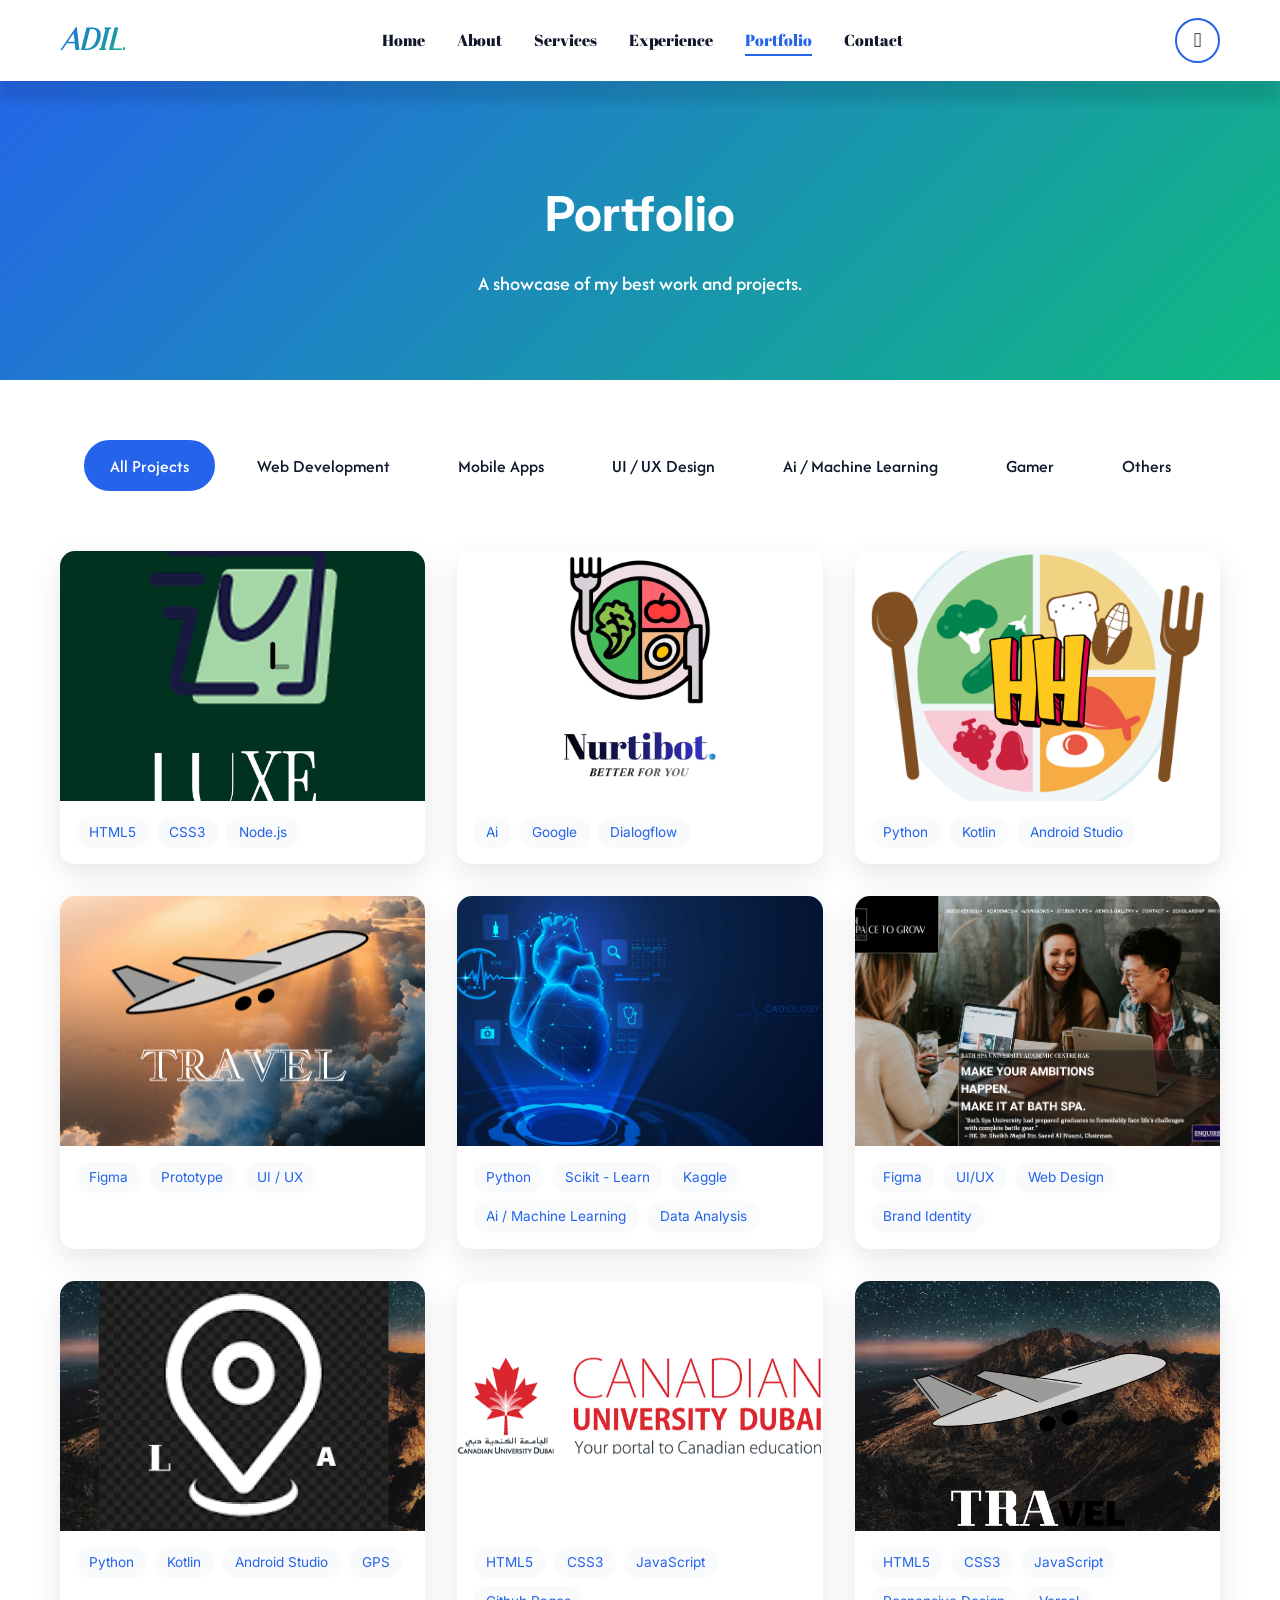
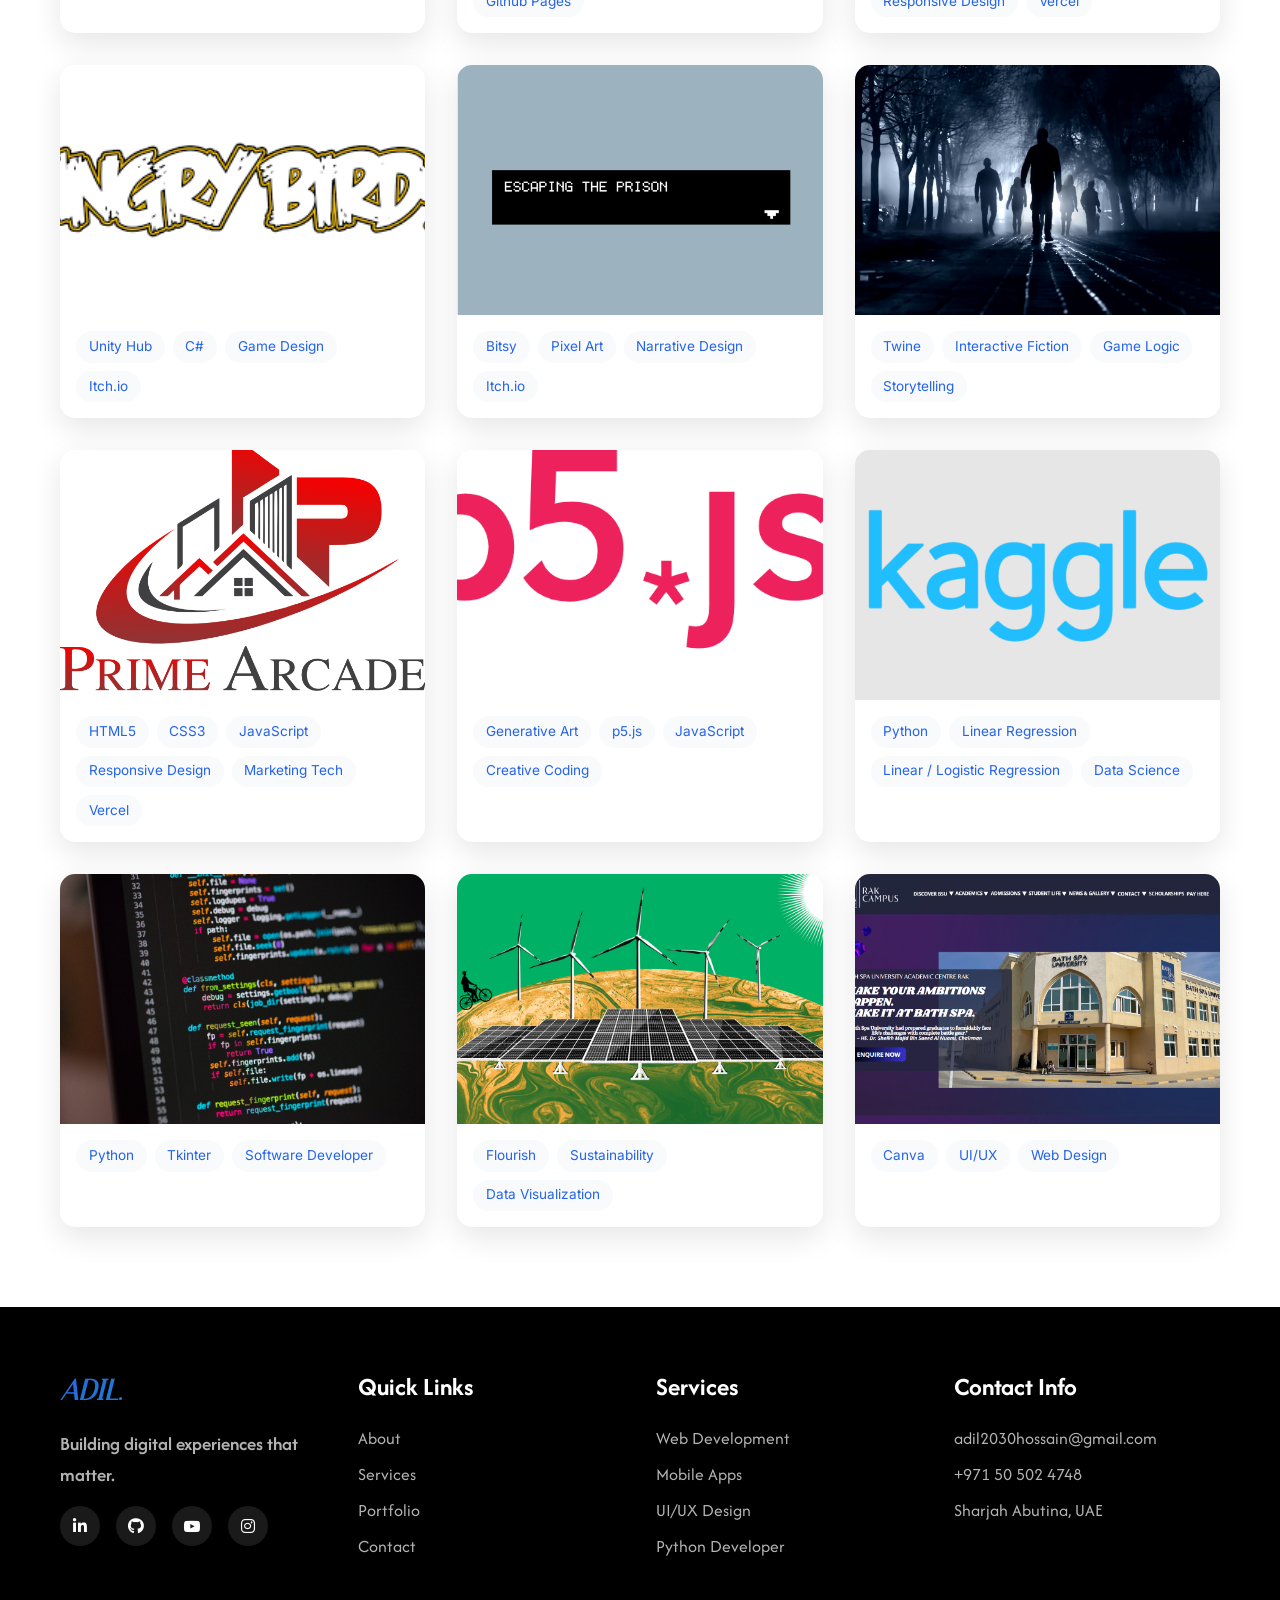
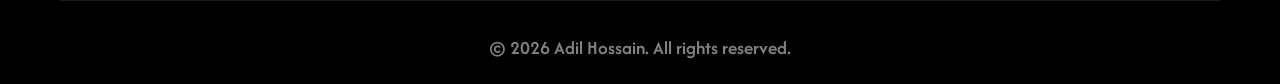
<file: pages/portfolio.html>
<!DOCTYPE html>
<html lang="en">
<head>
    <meta charset="UTF-8">
    <meta name="viewport" content="width=device-width, initial-scale=1.0">
    <title>Adil. - Portfolio</title>
    <link rel="stylesheet" href="../css/styles.css">
    <link rel="icon" type="image/x-icon" href="../images/portfolio logo.png">
    <link rel="stylesheet" href="https://cdnjs.cloudflare.com/ajax/libs/font-awesome/6.5.1/css/all.min.css">
    <link rel="stylesheet" href="https://cdnjs.cloudflare.com/ajax/libs/font-awesome/4.7.0/css/font-awesome.min.css">"
</head>
<body>
    
    <!-- Header/Navigation Section Tag -->
    <nav class="navbar" id="navbar">
        <div class="container nav-container">
            <!-- Logo Structure for styling -->
            <a class="Logo" href="/index.html">ADIL.</a>
            <ul class="nav-menu" id="navMenu">
                <li><a href="/index.html">Home</a></li>
                <li><a href="../pages/about.html">About</a></li>
                <li><a href="../pages/services.html">Services</a></li>
                <li><a href="../pages/experience.html">Experience</a></li>
                <li><a href="../pages/portfolio.html" class="active">Portfolio</a></li>
                <li><a href="../pages/contact.html">Contact</a></li>
            </ul>
            <button class="theme-toggle" id="themeToggle" aria-label="Toggle theme">
                <span class="sun-icon">𖤓</span>
                <span class="moon-icon">⏾</span>
            </button>
            <div class="hamburger" id="hamburger">
                <span></span>
                <span></span>
                <span></span>
            </div>
        </div>
    </nav>

    <!-- Page Header -->
     <section class="page-header">
        <div class="container">
            <h1 class="fade-in">Portfolio</h1>
            <p class="fade-in-delay">A showcase of my best work and projects.</p>
        </div>
     </section>

    <!-- Filter Buttons -->
    <section class="filter-section">
        <div class="container">
            <div class="filter-buttons">
                <button class="filter-btn active" data-filter="all">All Projects</button>
                <button class="filter-btn" data-filter="web">Web Development</button>
                <button class="filter-btn" data-filter="mobile">Mobile Apps</button>
                <button class="filter-btn" data-filter="design">UI / UX Design</button>
                <button class="filter-btn" data-filter="ai">Ai / Machine Learning</button>
                <button class="filter-btn" data-filter="game">Gamer</button>
                <button class="filter-btn" data-filter="other">Others</button>
            </div>
        </div>
    </section>

    <!-- Portfolio Grid -->
    <section class="portfolio-section">
        <div class="container">
            <div class="portfolio-grid">
                <!--Project 1 -->
                <div class="portfolio-item" data-category="web">
                    <div class="portfolio-image">
                        <img src="../images/website.png" alt="LUXE. E-Commerce Platform">
                        <div class="portfolio-overlay">
                            <div class="portfolio-info">
                                <h3>LUXE. E-Commerce Webiste Platform</h3>
                                <p>Luxury Shopping Experience</p>
                                <button class="view-details" onclick="openModal(0)">View Details</button>
                            </div>
                        </div>
                    </div>
                    <div class="portfolio-tags">
                        <span>HTML5</span>
                        <span>CSS3</span>
                        <span>Node.js</span>
                    </div>
                </div>

                <!--Project 2 -->
                <div class="portfolio-item" data-category="ai">
                    <div class="portfolio-image">
                        <img src="../images/Nurtibot.jpg" alt="Ai Chatbot">
                        <div class="portfolio-overlay">
                            <div class="portfolio-info">
                                <h3>Nutribot Ai Chatbot System</h3>
                                <p>Intelligent customer servive automation</p>
                                <button class="view-details" onclick="openModal(1)">View Details</button>
                            </div>
                        </div>
                    </div>
                    <div class="portfolio-tags">
                        <span>Ai</span>
                        <span>Google</span>
                        <span>Dialogflow</span>
                    </div>
                </div>

                <!--Project 3 -->
                <div class="portfolio-item" data-category="mobile">
                    <div class="portfolio-image">
                        <img src="../images/hh1.png" alt="Nutrition App">
                        <div class="portfolio-overlay">
                            <div class="portfolio-info">
                                <h3>Mobile Healthy Habits App</h3>
                                <p>Cross-platform health and fitness lifestyle routines.</p>
                                <button class="view-details" onclick="openModal(2)">View Details</button>
                            </div>
                        </div>
                    </div>
                    <div class="portfolio-tags">
                        <span>Python</span>
                        <span>Kotlin</span>
                        <span>Android Studio</span>
                    </div>
                </div>

                <!--Project 4 -->
                <div class="portfolio-item" data-category="design">
                    <div class="portfolio-image">
                        <img src="../images/Travel.png" alt="Travel Resign App">
                        <div class="portfolio-overlay">
                            <div class="portfolio-info">
                                <h3>Smartphone Travel App</h3>
                                <p>An interactive high-fidelity prototype for seamless trip planning and UX discovery.</p>
                                <button class="view-details" onclick="openModal(3)">View Details</button>
                            </div>
                        </div>
                    </div>
                    <div class="portfolio-tags">
                        <span>Figma</span>
                        <span>Prototype</span>
                        <span>UI / UX</span>
                    </div>
                </div>

                <!--Project 5 -->
                <div class="portfolio-item" data-category="ai">
                    <div class="portfolio-image">
                        <img src="../images/Heart_Disease_Prediction..png" alt="Heart Disease Prediction">
                        <div class="portfolio-overlay">
                            <div class="portfolio-info">
                                <h3>Heart Disease Prediction</h3>
                                <p>A machine learning project by Unisg using health metrics to predict cardiovascular risks with high accuracy.</p>
                                <button class="view-details" onclick="openModal(4)">View Details</button>
                            </div>
                        </div>
                    </div>
                    <div class="portfolio-tags">
                        <span>Python</span>
                        <span>Scikit - Learn</span>
                        <span>Kaggle</span>
                        <span>Ai / Machine Learning</span>
                        <span>Data Analysis</span>
                    </div>
                </div>

                <!--Project 6 -->
                <div class="portfolio-item" data-category="design">
                    <div class="portfolio-image">
                        <img src="../images/BSU.png" alt="BSU RAK Website Design">
                        <div class="portfolio-overlay">
                            <div class="portfolio-info">
                                <h3>BSU RAK Campus Redesign</h3>
                                <p>A modern UI/UX design approach for the university campus site.</p>
                                <button class="view-details" onclick="openModal(5)">View Details</button>
                            </div>
                        </div>
                    </div>
                    <div class="portfolio-tags">
                        <span>Figma</span>
                        <span>UI/UX</span>
                        <span>Web Design</span>
                        <span>Brand Identity</span>
                    </div>
                </div>

                <!--Project 7 -->
                <div class="portfolio-item" data-category="mobile">
                    <div class="portfolio-image">
                        <img src="../images/Location.png" alt="Smart Location App">
                        <div class="portfolio-overlay">
                            <div class="portfolio-info">
                                <h3>Smart Location App</h3>
                                <p>The Android Studio application shows features real-time GPS tracking and map integration.</p>
                                <button class="view-details" onclick="openModal(6)">View Details</button>
                            </div>
                        </div>
                    </div>
                    <div class="portfolio-tags">
                        <span>Python</span>
                        <span>Kotlin</span>
                        <span>Android Studio</span>
                        <span>GPS</span>
                    </div>
                </div>

                <!--Project 8 -->
                <div class="portfolio-item" data-category="web">
                    <div class="portfolio-image">
                        <img src="../images/canadian university.png" alt="Smart Location App">
                        <div class="portfolio-overlay">
                            <div class="portfolio-info">
                                <h3>Canadian University Dubai Web Project</h3>
                                <p>A responsive institutional website developed for web development first.</p>
                                <button class="view-details" onclick="openModal(7)">View Details</button>
                            </div>
                        </div>
                    </div>
                    <div class="portfolio-tags">
                        <span>HTML5</span>
                        <span>CSS3</span>
                        <span>JavaScript</span>
                        <span>Github Pages</span>
                    </div>
                </div>

                <!--Project 9 -->
                <div class="portfolio-item" data-category="web">
                    <div class="portfolio-image">
                        <img src="../images/TravelW.png" alt="Travel Responsive Website">
                        <div class="portfolio-overlay">
                            <div class="portfolio-info">
                                <h3>Travel Responsive Website</h3>
                                <p>Advanced responsive web development by using modern CSS layouts and interactivity.</p>
                                <button class="view-details" onclick="openModal(8)">View Details</button>
                            </div>
                        </div>
                    </div>
                    <div class="portfolio-tags">
                        <span>HTML5</span>
                        <span>CSS3</span>
                        <span>JavaScript</span>
                        <span>Responsive Design</span>
                        <span>Vercel</span>
                    </div>
                </div>

                <!--Project 10 -->
                <div class="portfolio-item" data-category="game">
                    <div class="portfolio-image">
                        <img src="../images/angry birds.png" alt="Angry Birds 2D Game">
                        <div class="portfolio-overlay">
                            <div class="portfolio-info">
                                <h3>Angry Birds 2D Game</h3>
                                <p>A physics-based 2D game developed by using Unity Hub and C#.</p>
                                <button class="view-details" onclick="openModal(9)">View Details</button>
                            </div>
                        </div>
                    </div>
                    <div class="portfolio-tags">
                        <span>Unity Hub</span>
                        <span>C#</span>
                        <span>Game Design</span>
                        <span>Itch.io</span>
                    </div>
                </div>

                <!--Project 11 -->
                <div class="portfolio-item" data-category="game">
                    <div class="portfolio-image">
                        <img src="../images/Escaping.png" alt="Escaping The Prison">
                        <div class="portfolio-overlay">
                            <div class="portfolio-info">
                                <h3>Escaping The Prison</h3>
                                <p>A narrative-driven pixel art game created with bitsy.</p>
                                <button class="view-details" onclick="openModal(10)">View Details</button>
                            </div>
                        </div>
                    </div>
                    <div class="portfolio-tags">
                        <span>Bitsy</span>
                        <span>Pixel Art</span>
                        <span>Narrative Design</span>
                        <span>Itch.io</span>
                    </div>
                </div>

                <!--Project 12 -->
                <div class="portfolio-item" data-category="game">
                    <div class="portfolio-image">
                        <img src="../images/hide and seek.jpg" alt="Hide & Seek">
                        <div class="portfolio-overlay">
                            <div class="portfolio-info">
                                <h3>Hide & Seek</h3>
                                <p>An interactive choices-based narrative game built with the Twine game.</p>
                                <button class="view-details" onclick="openModal(11)">View Details</button>
                            </div>
                        </div>
                    </div>
                    <div class="portfolio-tags">
                        <span>Twine</span>
                        <span>Interactive Fiction</span>
                        <span>Game Logic</span>
                        <span>Storytelling</span>
                    </div>
                </div>

                <!--Project 13 -->
                <div class="portfolio-item" data-category="web">
                    <div class="portfolio-image">
                        <img src="../images/PrimeMarketing.png" alt="Prime Marketing Website">
                        <div class="portfolio-overlay">
                            <div class="portfolio-info">
                                <h3>Prime Marketing Website</h3>
                                <p>Digital Solution for Creative Industry Challenges we build for professionals. brand growth.</p>
                                <button class="view-details" onclick="openModal(12)">View Details</button>
                            </div>
                        </div>
                    </div>
                    <div class="portfolio-tags">
                        <span>HTML5</span>
                        <span>CSS3</span>
                        <span>JavaScript</span>
                        <span>Responsive Design</span>
                        <span>Marketing Tech</span>
                        <span>Vercel</span>
                    </div>
                </div>

                <!--Project 14 -->
                <div class="portfolio-item" data-category="game">
                    <div class="portfolio-image">
                        <img src="../images/p5.js.png" alt="Prime Marketing Website">
                        <div class="portfolio-overlay">
                            <div class="portfolio-info">
                                <h3>P5.JS Generative Art Gallery</h3>
                                <p>A collection of algorithm designs and interactive visual experiments.</p>
                                <button class="view-details" onclick="openModal(13)">View Details</button>
                            </div>
                        </div>
                    </div>
                    <div class="portfolio-tags">
                        <span>Generative Art</span>
                        <span>p5.js</span>
                        <span>JavaScript</span>
                        <span>Creative Coding</span>
                    </div>
                </div>

                <!--Project 15 -->
                <div class="portfolio-item" data-category="ai">
                    <div class="portfolio-image">
                        <img src="../images/kaggle.png" alt="ML Experiment Portfolio">
                        <div class="portfolio-overlay">
                            <div class="portfolio-info">
                                <h3>Machine Learning Experiment Portfolio</h3>
                                <p>Smart home forecasting and seismic activity classification by using linear and logistic regression.</p>
                                <button class="view-details" onclick="openModal(14)">View Details</button>
                            </div>
                        </div>
                    </div>
                    <div class="portfolio-tags">
                        <span>Python</span>
                        <span>Linear Regression</span>
                        <span>Linear / Logistic Regression</span>
                        <span>Data Science</span>
                    </div>
                </div>

                <!--Project 16 -->
                <div class="portfolio-item" data-category="other">
                    <div class="portfolio-image">
                        <img src="../images/python-projects.jpg" alt="Python Project (Software Developer)">
                        <div class="portfolio-overlay">
                            <div class="portfolio-info">
                                <h3>Python Project (Software Developer)</h3>
                                <p>Advanced GUI & Data Management Applications</p>
                                <button class="view-details" onclick="openModal(15)">View Details</button>
                            </div>
                        </div>
                    </div>
                    <div class="portfolio-tags">
                        <span>Python</span>
                        <span>Tkinter</span>
                        <span>Software Developer</span>
                    </div>
                </div>

                <!--Project 17 -->
                <div class="portfolio-item" data-category="other">
                    <div class="portfolio-image">
                        <img src="../images/Florish story.jpg" alt="Python Project (Software Developer)">
                        <div class="portfolio-overlay">
                            <div class="portfolio-info">
                                <h3>Renewable Energy Visualization</h3>
                                <p>Advanced GUI & Data Management Applications</p>
                                <button class="view-details" onclick="openModal(16)">View Details</button>
                            </div>
                        </div>
                    </div>
                    <div class="portfolio-tags">
                        <span>Flourish</span>
                        <span>Sustainability</span>
                        <span>Data Visualization</span>
                    </div>
                </div>

                <!--Project 18 -->
                <div class="portfolio-item" data-category="other">
                    <div class="portfolio-image">
                        <img src="../images/BSUCANVA.png" alt="Discover BSU Web Design">
                        <div class="portfolio-overlay">
                            <div class="portfolio-info">
                                <h3>Discover BSU Web Design</h3>
                                <p>Educational platform UI/UX design</p>
                                <button class="view-details" onclick="openModal(17)">View Details</button>
                            </div>
                        </div>
                    </div>
                    <div class="portfolio-tags">
                        <span>Canva</span>
                        <span>UI/UX</span>
                        <span>Web Design</span>
                    </div>
                </div>
                
            </div>
        </div>
    </section>

    <!-- Modal -->
    <div class="modal" id="projectModal">
        <div class="modal-content">
            <span class="modal-close" onclick="closeModal()">&times</span>
            <div class="modal-body" id="modalBody">
                <!-- Dynamic content will be inserted here -->
            </div>
        </div>
    </div>

    <!-- Footer -->
    <footer class="footer">
        <div class="container">
            <div class="footer-content">
                <div class="footer-section">
                    <h3 href="/index.html">ADIL.</h3>
                    <p>Building digital experiences that matter.</p>
                    <div class="social-links">
                        <a href="https://www.linkedin.com/in/mohd-adil-hossain/" aria-label="Linkedin"><i class="fab fa-linkedin"></i></a>
                        <a href="https://github.com/MOHDADHIL2023" aria-label="Github"><i class="fab fa-github"></i></a>
                        <a href="https://www.youtube.com/@mhd_adil_hossain" aria-label="Youtube"><i class="fa fa-youtube-play"></i></a>
                        <a href="https://www.instagram.com/mhd_adil_hossain/" aria-label="Instagram"><i class="fab fa-instagram"></i></a>
                    </div>
                </div>
                <div class="footer-section">
                    <h4>Quick Links</h4>
                    <ul>
                        <li><a href="../pages/about.html">About</a></li>
                        <li><a href="../pages/services.html">Services</a></li>
                        <li><a href="../pages/portfolio.html">Portfolio</a></li>
                        <li><a href="../pages/contact.html">Contact</a></li>
                    </ul>
                </div>
                <div class="footer-section">
                    <h4>Services</h4>
                    <ul>
                        <li><a href="../pages/services.html">Web Development</a></li>
                        <li><a href="../pages/services.html">Mobile Apps</a></li>
                        <li><a href="../pages/services.html">UI/UX Design</a></li>
                        <li><a href="../pages/services.html">Python Developer</a></li>
                    </ul>
                </div>
                <div class="footer-section">
                    <h4>Contact Info</h4>
                    <ul class="contact-info">
                        <li><a href="mailto:adil2030hossain@gmail.com">adil2030hossain@gmail.com</a></li>
                        <li>+971 50 502 4748</li>
                        <li>Sharjah Abutina, UAE</li>
                    </ul>
                </div>
            </div>
            <div class="footer-bottom">
                <p>&copy; 2026 Adil Hossain. All rights reserved.</p>
            </div>
        </div>
    </footer>

    <!-- Back to Top Button -->
    <button class="back-to-top" id="backToTop">↑</button>

    <script src="../js/script.js"></script>
    <script src="../js/portfolio.js"></script>

</body>
</html>
</file>
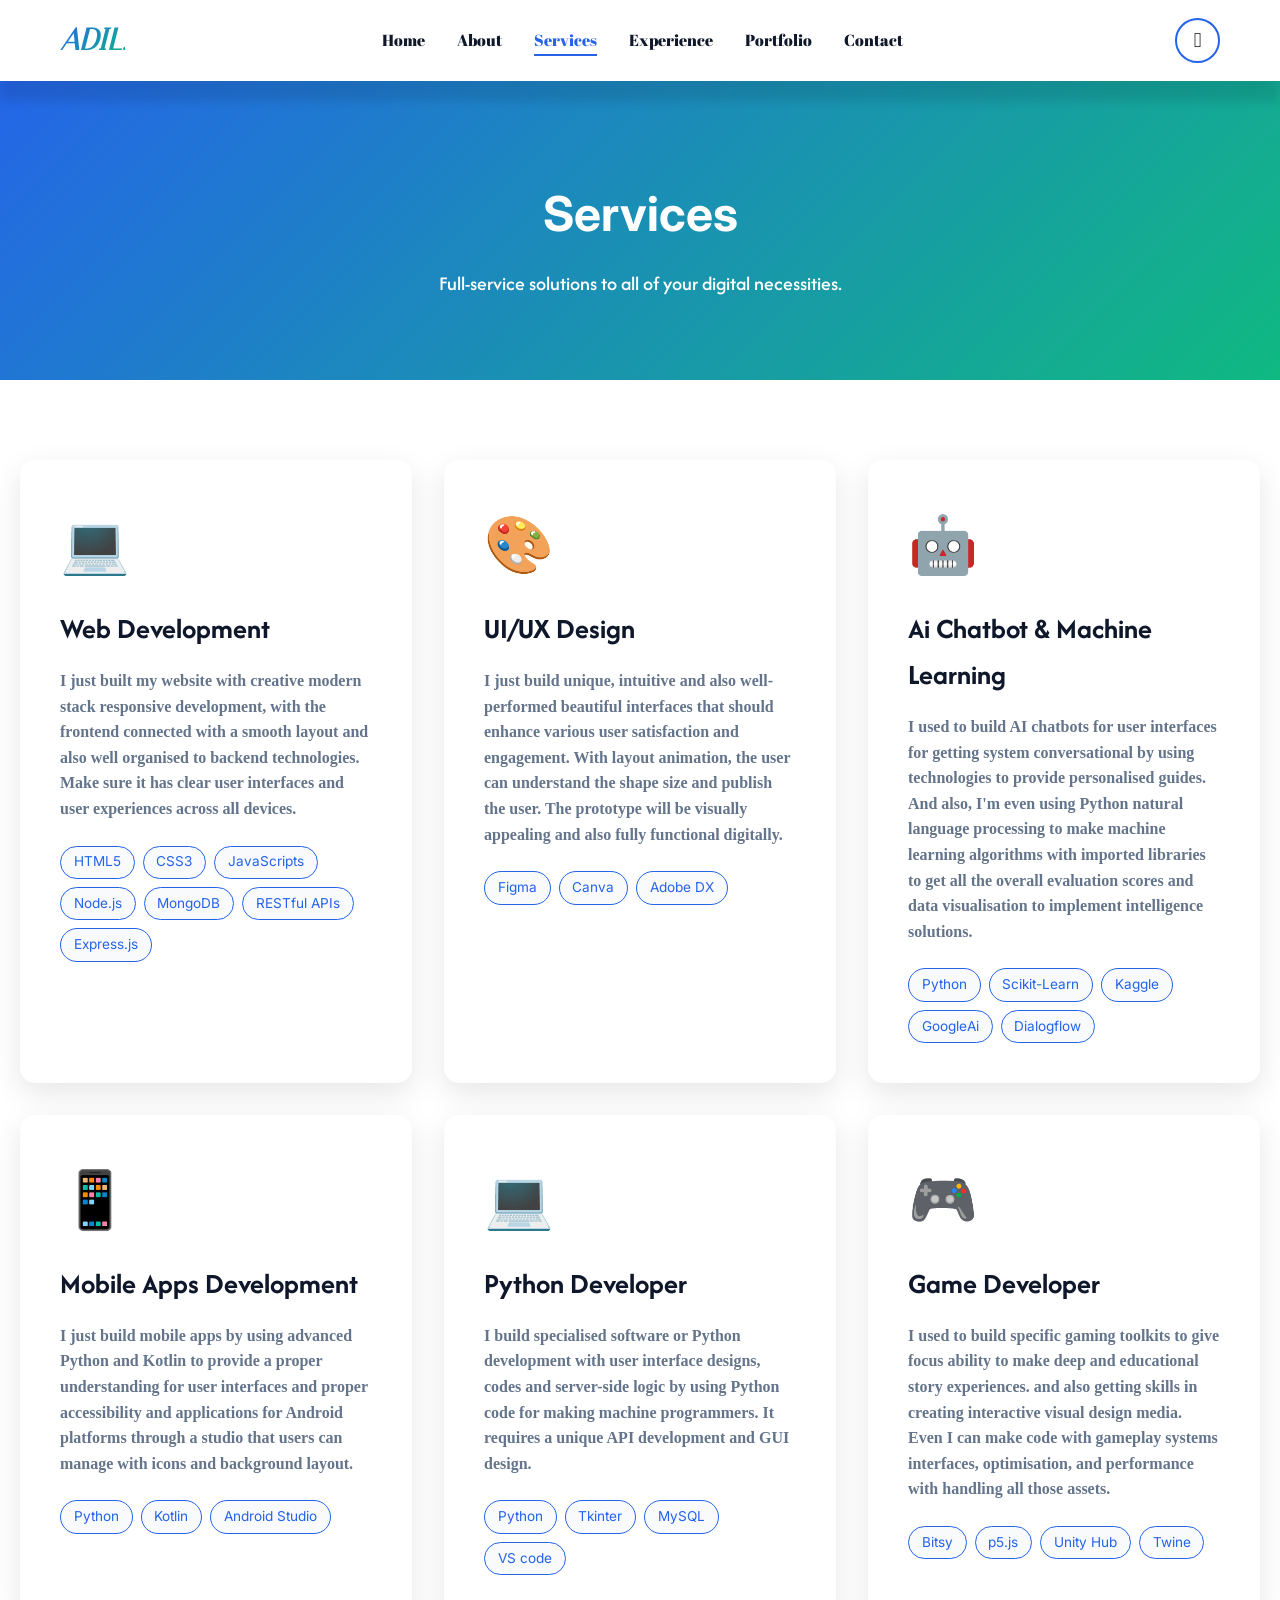
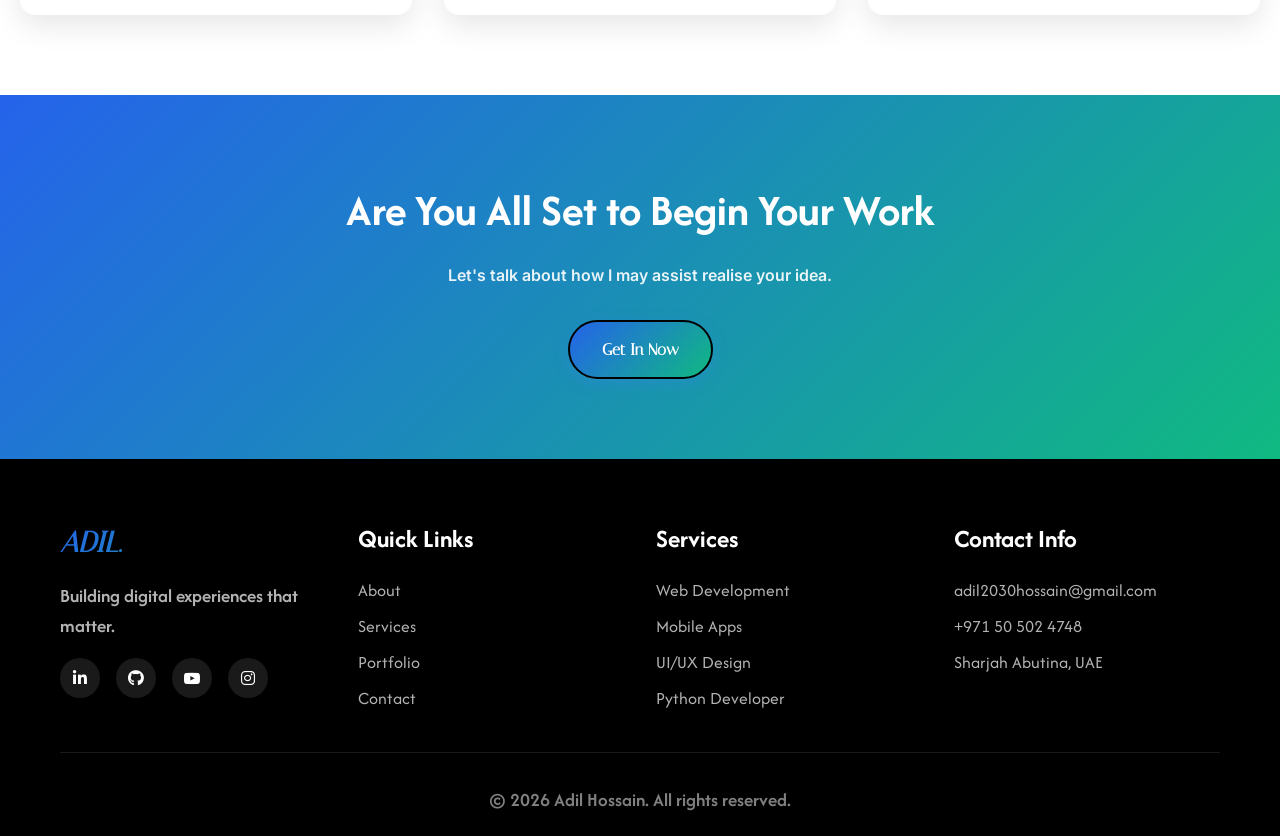
<file: pages/services.html>
<!DOCTYPE html>
<html lang="en">
<head>
    <meta charset="UTF-8">
    <meta name="viewport" content="width=device-width, initial-scale=1.0">
    <title>Adil. - Services</title>
    <link rel="stylesheet" href="../css/styles.css">
    <link rel="icon" type="image/x-icon" href="../images/portfolio logo.png">
    <link rel="stylesheet" href="https://cdnjs.cloudflare.com/ajax/libs/font-awesome/6.5.1/css/all.min.css">
    <link rel="stylesheet" href="https://cdnjs.cloudflare.com/ajax/libs/font-awesome/4.7.0/css/font-awesome.min.css">"
</head>
<body>
    
    <!-- Header/Navigation Section Tag -->
    <nav class="navbar" id="navbar">
        <div class="container nav-container">
            <!-- Logo Structure for styling -->
            <a class="Logo" href="/index.html">ADIL.</a>
            <ul class="nav-menu" id="navMenu">
                <li><a href="/index.html">Home</a></li>
                <li><a href="../pages/about.html">About</a></li>
                <li><a href="../pages/services.html" class="active">Services</a></li>
                <li><a href="../pages/experience.html">Experience</a></li>
                <li><a href="../pages/portfolio.html">Portfolio</a></li>
                <li><a href="../pages/contact.html">Contact</a></li>
            </ul>
            <button class="theme-toggle" id="themeToggle" aria-label="Toggle theme">
                <span class="sun-icon">𖤓</span>
                <span class="moon-icon">⏾</span>
            </button>
            <div class="hamburger" id="hamburger">
                <span></span>
                <span></span>
                <span></span>
            </div>
        </div>
    </nav>

    <!-- Page Header -->
     <section class="page-header">
        <div class="container">
            <h1 class="fade-in">Services</h1>
            <p class="fade-in-delay">Full-service solutions to all of your digital necessities.</p>
        </div>
     </section>

    <section class="services-section">
        <div class="conatiner">
            <div class="services-grid">
                <!-- Card-1 -->
                <div class="service-card">
                    <div class="service-icon">💻</div>
                    <h3>Web Development</h3>
                    <p>I just built my website with creative modern stack responsive development, 
                        with the frontend connected with a smooth layout and also well organised 
                        to backend technologies. Make sure it has clear user interfaces and user 
                        experiences across all devices.
                    </p>
                    <div class="service-tech">
                        <span>HTML5</span>
                        <span>CSS3</span>
                        <span>JavaScripts</span>
                        <span>Node.js</span>
                        <span>MongoDB</span>
                        <span>RESTful APIs</span>
                        <span>Express.js</span>
                    </div>
                </div>
                <!-- Card-2 -->
                <div class="service-card">
                    <div class="service-icon">🎨</div>
                    <h3>UI/UX Design</h3>
                    <p>I just build unique, intuitive and also well-performed beautiful interfaces 
                        that should enhance various user satisfaction and engagement. With layout 
                        animation, the user can understand the shape size and publish the user. The 
                        prototype will be visually appealing and also fully functional digitally.
                    </p>
                    <div class="service-tech">
                        <span>Figma</span>
                        <span>Canva</span>
                        <span>Adobe DX</span>
                    </div>
                </div>
                <!-- Card-3 -->
                <div class="service-card">
                    <div class="service-icon">🤖</div>
                    <h3>Ai Chatbot & Machine Learning</h3>
                    <p>I used to build AI chatbots for user interfaces for getting system conversational 
                        by using technologies to provide personalised guides. And also, I'm even using 
                        Python natural language processing to make machine learning algorithms with imported 
                        libraries to get all the overall evaluation scores and data visualisation to implement 
                        intelligence solutions.
                    </p>
                    <div class="service-tech">
                        <span>Python</span>
                        <span>Scikit-Learn</span>
                        <span>Kaggle</span>
                        <span>GoogleAi</span>
                        <span>Dialogflow</span>
                    </div>
                </div>
                <!-- Card-4 -->
                <div class="service-card">
                    <div class="service-icon">📱</div>
                    <h3>Mobile Apps Development</h3>
                    <p>I just build mobile apps by using advanced Python and Kotlin to provide a proper understanding 
                        for user interfaces and proper accessibility and applications for Android platforms through a 
                        studio that users can manage with icons and background layout.
                    </p>
                    <div class="service-tech">
                        <span>Python</span>
                        <span>Kotlin</span>
                        <span>Android Studio</span>
                    </div>
                </div>
                <!-- Card-5 -->
                <div class="service-card">
                    <div class="service-icon">💻</div>
                    <h3>Python Developer</h3>
                    <p>I build specialised software or Python development with user interface designs, codes and server-side 
                        logic by using Python code for making machine programmers. It requires a unique API development and GUI 
                        design.
                    </p>
                    <div class="service-tech">
                        <span>Python</span>
                        <span>Tkinter</span>
                        <span>MySQL</span>
                        <span>VS code</span>
                    </div>
                </div>
                <!-- Card-6 -->
                <div class="service-card">
                    <div class="service-icon">🎮</div>
                    <h3>Game Developer</h3>
                    <p>I used to build specific gaming toolkits to give focus ability to make deep and educational story experiences. 
                        and also getting skills in creating interactive visual design media. Even I can make code with gameplay systems 
                        interfaces, optimisation, and performance with handling all those assets.
                    </p>
                    <div class="service-tech">
                        <span>Bitsy</span>
                        <span>p5.js</span>
                        <span>Unity Hub</span>
                        <span>Twine</span>
                    </div>
                </div>
            </div>
        </div>
    </section>

    <!-- CTA Section -->
    <section class="cta-section">
        <div class="container">
            <div class="cta-content">
                <h2>Are You All Set to Begin Your Work</h2>
                <p>Let's talk about how I may assist realise your idea.</p>
                <a href="../pages/contact.html" class="btn btn-primary">Get In Now</a>
            </div>
        </div>
    </section>

     <!-- Footer -->
    <footer class="footer">
        <div class="container">
            <div class="footer-content">
                <div class="footer-section">
                    <h3 href="/index.html">ADIL.</h3>
                    <p>Building digital experiences that matter.</p>
                    <div class="social-links">
                        <a href="https://www.linkedin.com/in/mohd-adil-hossain/" aria-label="Linkedin"><i class="fab fa-linkedin"></i></a>
                        <a href="https://github.com/MOHDADHIL2023" aria-label="Github"><i class="fab fa-github"></i></a>
                        <a href="https://www.youtube.com/@mhd_adil_hossain" aria-label="Youtube"><i class="fa fa-youtube-play"></i></a>
                        <a href="https://www.instagram.com/mhd_adil_hossain/" aria-label="Instagram"><i class="fab fa-instagram"></i></a>
                    </div>
                </div>
                <div class="footer-section">
                    <h4>Quick Links</h4>
                    <ul>
                        <li><a href="../pages/about.html">About</a></li>
                        <li><a href="../pages/services.html">Services</a></li>
                        <li><a href="../pages/portfolio.html">Portfolio</a></li>
                        <li><a href="../pages/contact.html">Contact</a></li>
                    </ul>
                </div>
                <div class="footer-section">
                    <h4>Services</h4>
                    <ul>
                        <li><a href="../pages/services.html">Web Development</a></li>
                        <li><a href="../pages/services.html">Mobile Apps</a></li>
                        <li><a href="../pages/services.html">UI/UX Design</a></li>
                        <li><a href="../pages/services.html">Python Developer</a></li>
                    </ul>
                </div>
                <div class="footer-section">
                    <h4>Contact Info</h4>
                    <ul class="contact-info">
                        <li><a href="mailto:adil2030hossain@gmail.com">adil2030hossain@gmail.com</a></li>
                        <li>+971 50 502 4748</li>
                        <li>Sharjah Abutina, UAE</li>
                    </ul>
                </div>
            </div>
            <div class="footer-bottom">
                <p>&copy; 2026 Adil Hossain. All rights reserved.</p>
            </div>
        </div>
    </footer>

    <!-- Back to Top Button -->
    <button class="back-to-top" id="backToTop">↑</button>

    <script src="../js/script.js"></script>

</body>
</html>
</file>
<file: css/styles.css>
/* import the custom fonts from google*/
@import url('https://fonts.googleapis.com/css2?family=Abhaya+Libre:wght@400;500;600;700;800&family=Aboreto&family=Abril+Fatface&family=Abyssinica+SIL&family=Afacad:ital,wght@0,400..700;1,400..700&family=Alice&family=Instrument+Serif:ital@0;1&family=Inter:ital,opsz,wght@0,14..32,100..900;1,14..32,100..900&family=Italiana&family=Patua+One&family=Stack+Sans+Notch:wght@200..700&display=swap');

/* ===== GLOBAL STYLES ===== */
:root {
    /* Light Mode Colors */
    --primary: #2563eb;
    --primary-dark: #1e40af;
    --secondary: #10b981;
    --accent: #059669;
    --dark: #000000;
    --dark-light: #1a1a1a;
    --light: #f8fafc;
    --text-dark: #0f172a;
    --text-light: #64748b;
    --white: #ffffff;
    --bg-primary: #ffffff;
    --bg-secondary: #f8fafc;
    --card-bg: #ffffff;
    --gradient: linear-gradient(135deg, #2563eb 0%, #10b981 100%);
    --shadow: 0 10px 30px rgba(0, 0, 0, 0.1);
    --shadow-lg: 0 20px 60px rgba(0, 0, 0, 0.15);
}

/* Dark Mode Colors */
body.dark-mode {
    --primary: #3b82f6;
    --primary-dark: #2563eb;
    --secondary: #10b981;
    --accent: #059669;
    --dark: #ffffff;
    --light: #0f172a;
    --text-dark: #f1f5f9;
    --text-light: #94a3b8;
    --bg-primary: #0a0a0a;
    --bg-secondary: #1a1a1a;
    --card-bg: #1e1e1e;
    --gradient: linear-gradient(135deg, #2563eb 0%, #10b981 100%);
    --shadow: 0 10px 30px rgba(0, 0, 0, 0.5);
    --shadow-lg: 0 20px 60px rgba(0, 0, 0, 0.7);
}

* {
    margin: 0;
    padding: 0;
    box-sizing: border-box;
}

html {
    scroll-behavior: smooth;
}

body {
    font-family: "Inter", sans-serif;
    line-height: 1.6;
    color: var(--text-dark);
    background: var(--bg-primary);
    overflow-x: hidden;
    transition: background-color 0.3s ease, color 0.3s ease;
}

.container {
    max-width: 1200px;
    margin: 0 auto;
    padding: 0 20px;
}

/* ===== NAVIGATION ===== */
.navbar {
    position: fixed;
    top: 0;
    left: 0;
    width: 100%;
    font-family: "Abril Fatface", serif;
    background: var(--bg-primary);
    backdrop-filter: blur(10px);
    box-shadow: 0 20px 10px rgba(0, 0, 0, 0.1);
    z-index: 1000;
    transition: all 0.3s ease;
}

body.dark-mode .navbar {
    background: rgba(10, 10, 10, 0.95);
    box-shadow: 0 20px 20px rgba(0, 0, 0, 0.15);
}

.navbar.scrolled {
    background: var(--bg-primary);
    box-shadow: 0 20px 20px rgba(0, 0, 0, 0.15);
}

body.dark-mode .navbar.scrolled {
    box-shadow: 0 2px 20px rgba(255, 255, 255, 0.1);
}

.nav-container {
    display: flex;
    justify-content: space-between;
    align-items: center;
    padding: 1rem 20px;
}

.Logo {
    font-size: 1.9rem;
    font-weight: 800;
    background: var(--gradient);
    -webkit-background-clip: text;
    -webkit-text-fill-color: transparent;
    background-clip: text;
    text-decoration: none;
    font-family: "Italiana", sans-serif;
    font-style: italic;
}

.nav-menu {
    display: flex;
    list-style: none;
    gap: 2rem;
    align-items: center;
}

.nav-menu a {
    text-decoration: none;
    color: var(--text-dark);
    font-weight: 500;
    transition: color 0.3s ease;
    position: relative;
}

.nav-menu a::after {
    content: '';
    position: absolute;
    bottom: -5px;
    left: 0;
    width: 0;
    height: 2px;
    background: var(--primary);
    transition: width 0.3s ease;
}

.nav-menu a:hover::after,
.nav-menu a.active::after {
    width: 100%;
}

.nav-menu a:hover,
.nav-menu a.active {
    color: var(--primary);
}

.hamburger {
    display: none;
    flex-direction: column;
    cursor: pointer;
    gap: 5px;
}

.hamburger span {
    width: 25px;
    height: 3px;
    background: var(--text-dark);
    transition: all 0.3s ease;
}

/* Theme Toggle Button */
.theme-toggle {
    background: var(--card-bg);
    border: 2px solid var(--primary);
    width: 45px;
    height: 45px;
    border-radius: 50px;
    display: flex;
    align-items: center;
    justify-content: center;
    cursor: pointer;
    font-size: 1.3rem;
    transition: all 0.3s ease;
    margin-left: 1rem;
}

.theme-toggle:hover {
    background: var(--primary);
    color: var(--white);
    transform: rotate(20deg);
}

.theme-toggle .sun-icon, .theme-toggle .moon-icon {
    display: none;
}

body.dark-mode .theme-toggle .moon-icon {
    display: block;
}

body:not(.dark-mode) .theme-toggle .sun-icon {
    display: block;
}

/* ==== BUTTONS ==== */
.btn {
    display: inline-block;
    padding: 0.9rem 2rem;
    border-radius: 50px;
    text-decoration: none;
    font-family: "Italiana", sans-serif;
    font-weight: 800;
    transition: all 0.3s ease;
    cursor: pointer;
    border: 2px solid var(--dark);
    font-size: 1rem;
}

.btn-primary {
    background: var(--gradient);
    color: var(--white);
    box-shadow: 0 4px 15px rgba(59, 130, 246, 0.3);
}

.btn-primary:hover {
    transform: translateY(-2px);
    box-shadow: 0 6px 20px rgba(59, 130, 246, 0.4);
}

.btn-secondary {
    background: transparent;
    color: var(--white);
    border: 2px solid var(--white);
}

.btn-secondary:hover {
    background: var(--white);
    color: var(--primary);
}

.btn-outline {
    background: transparent;
    color: var(--primary);
    border: 2px solid var(--primary);
}

.btn-outline:hover {
    background: var(--primary);
    color: var(--white);
}

.btn-block {
    width: 100%;
    text-align: center;
}

/* ==== HERO SECTION ==== */
.hero {
    min-height: 100vh;
    background: var(--gradient);
    display: flex;
    align-items: center;
    justify-content: center;
    padding: 120px 20px 60px;
    position: relative;
    overflow: hidden;
}

.hero-particles {
    position: absolute;
    width: 100%;
    height: 100%;
    top: 0;
    left: 0;
}

.hero-content {
    display: grid;
    grid-template-columns: 1fr 1fr;
    gap: 4rem;
    align-items: center;
    position: relative;
    z-index: 1;
}

.hero-text h1 {
    font-size: 3.0rem;
    color: var(--white);
    margin-bottom: 1rem;
    line-height: 1.2;
}

.gradient-text {
    background: linear-gradient(135deg, #26314a 0%, #1e1e1e 100%);
    -webkit-background-clip: text;
    -webkit-text-fill-color: transparent;
}

.typing-text {
    font-size: 1.8rem;
    color: rgba(255, 255, 255, 0.9);
    margin-bottom: 1.5rem;
}

.hero-description {
    font-size: 1.0rem;
    color: rgba(255, 255, 255, 0.8);
    font-family: "Afacad", sans-serif;
    margin-bottom: 2rem;
    font-weight: 800;
    max-width: 500px;
}

.hero-buttons {
    display: flex;
    gap: 1rem;
    flex-wrap: wrap;
}

.image-wrapper {
    position: relative;
    width: 400px;
    height: 400px;
}

.image-wrapper img {
    width: 100%;
    height: 100%;
    border: 5px solid rgba(255, 255, 255, 0.2);
    box-shadow: 0 20px 60px rgba(0, 0, 0, 0.3);
    border-radius: 60%;
    object-fit: cover;
}

.glow-effect {
    position: absolute;
    inset: -20px;
    background: radial-gradient(circle, rgba(255,255,255,0.2), transparent);
    border-radius: 50%;
    animation: pulse 3s ease-in-out infinite;
}

@keyframes pulse {
    0%, 100% {
        opacity: 0.5;
        transform: scale(1);
    }
    50% {
        opacity: 0.8;
        transform: scale(1.05);
    }
}

.scroll-indicator {
    position: absolute;
    bottom: 30px;
    left: 50%;
    transform: translateX(-50%);
}

.scroll-indicator span {
    display: block;
    width: 20px;
    height: 30px;
    border: 2px solid rgba(255,255,255,0.5);
    border-radius: 15px;
    position: relative;
}

.scroll-indicator span::before {
    content: '';
    position: absolute;
    top: 5px;
    left: 50%;
    transform: translateX(-50px);
    width: 4px;
    height: 8px;
    background: rgba(255,255,255,0.8);
    border-radius: 2px;
    animation: scroll 2s infinite;
}

@keyframes scroll {
    0% {
        opacity: 1;
        transform: translateX(-50%) translateY(0);
    }
    100% {
        opacity: 0;
        transform: translateX(-50%) translateY(15px);
    }
}

/* ===== PAGE HEADER ===== */
.page-header {
    padding: 150px 20px 80px;
    background: var(--gradient);
    text-align: center;
    color: var(--white);
}

.page-header h1 {
    font-size: 3rem;
    margin-bottom: 1rem;
}

.page-header p {
    font-size: 1.25rem;
    font-family: "Afacad", sans-serif;
    font-weight: 500;
    opacity: 0.9;
}

/* ===== STATS SECTION ===== */
.stats-section {
    padding: 80px 20px;
    background: var(--bg-primary);
}

.stats-grid {
    display: grid;
    grid-template-columns: repeat(auto-fit, minmax(200px, 1fr));
    gap: 2rem;
}

.stat-card {
    text-align: center;
    padding: 2rem;
    font-family: "Abril Fatface", serif;
    background: var(--card-bg);
    border-radius: 15px;
    transition: transform 0.3s ease;
    box-shadow: var(--shadow);
}

.stat-card:hover {
    transform: translateY(-10px);
}

.stat-icon {
    font-size: 3rem;
    margin-bottom: 1rem;
}

.stat-number {
    font-size: 2.5rem;
    color: var(--primary);
    font-weight: 700;
    margin-bottom: 0.5rem;
}

/* ===== FEATURED SECTION ===== */
.featured-section {
    padding: 80px 20px;
    background: var(--bg-secondary);
}

.section-header {
    text-align: center;
    margin-bottom: 3rem;
}

.section-header h2 {
    font-size: 2.5rem;
    margin-bottom: 1rem;
    font-family: "Abril Fatface", serif;
    color: var(--text-dark);
}

.section-header p {
    color: var(--text-light);
    font-size: 1.1rem;
    font-weight: 600;
    font-family: "Inter", sans-serif;
}

.featured-grid {
    display: grid;
    grid-template-columns: repeat(auto-fit, minmax(300px, 1fr));
    gap: 2rem;
    margin-bottom: 3rem;
}

.featured-card {
    background: var(--card-bg);
    border-radius: 15px;
    overflow: hidden;
    box-shadow: var(--shadow);
    transition: transform 0.3s ease;
}

.featured-card:hover {
    transform: translateY(-10px);
}

.featured-image {
    position: relative;
    height: 250px;
    overflow: hidden;
}

.featured-image img {
    width: 100%;
    height: 100%;
    object-fit: cover;
    transition: transform 0.3s ease;
}

.featured-card:hover .featured-image img {
    transform: scale(1.1);
}

.featured-overlay {
    position: absolute;
    inset: 0;
    background: rgba(59, 130, 246, 0.9);
    display: flex;
    align-items: center;
    justify-content: center;
    opacity: 0;
    transition: opacity 0.3s ease;
}

.featured-card:hover .featured-overlay {
    opacity: 1;
}

.view-btn {
    padding: 0.8rem 2rem;
    background: var(--white);
    color: var(--primary);
    border: none;
    border-radius: 50px;
    cursor: pointer;
    font-weight: 600;
    text-decoration: none;
}

.featured-content {
    padding: 1.5rem;
}

.featured-content h3 {
    font-size: 1.8rem;
    margin-bottom: 0.5rem;
    font-family: "Afacad", sans-serif;
    color: var(--text-dark);
}

.featured-content p {
    color: var(--text-light);
    margin-bottom: 1rem;
    font-weight: 600;
    font-family: 'Times New Roman', Times, serif;
}

.tags {
    display: flex;
    gap: 0.5rem;
    flex-wrap: wrap;
}

.tags span {
    padding: 0.3rem 0.8rem;
    background: var(--light);
    color: var(--primary);
    border-radius: 20px;
    font-size: 0.85rem;
}

.view-all {
    text-align: center;
}

/* ===== CTA SECTION ===== */
.cta-section {
    padding: 80px 20px;
    background: var(--gradient);
    text-align: center;
    color: var(--white);
}

.cta-content h2 {
    font-size: 2.8rem;
    font-family: "Afacad", sans-serif;
    margin-bottom: 1rem;
}

.cta-content p {
    font-size: 1.0rem;
    font-family: "Inter", sans-serif;
    margin-bottom: 2rem;
    font-weight: 600;
    opacity: 0.9;
}

/* ===== ABOUT SECTION ===== */
.about-section {
    padding: 80px 20px;
    background: var(--bg-primary);
}

.about-grid {
    display: grid;
    grid-template-columns: 1fr 1.5fr;
    gap: 4rem;
    align-items: center;
}

.about-image {
    position: relative;
}

.about-image img {
    width: 100%;
    border-radius: 15px;
    box-shadow: var(--shadow-lg);
}

.experience-badge {
    position: absolute;
    bottom: 20px;
    right: 20px;
    background: var(--card-bg);
    padding: 1.5rem;
    border-radius: 15px;
    box-shadow: var(--shadow);
    text-align: center;
}

.badge-number {
    font-size: 2.5rem;
    font-weight: 700;
    font-family: "Afacad", sans-serif;
    color: var(--primary);
    display: block;
}

.badge-text {
    font-size: 1.2rem;
    font-family: "Afacad", sans-serif;
    margin-bottom: 0.5rem;
}

.about-content h2 {
    font-size: 2.5rem;
    margin-bottom: 0.5rem;
}

.about-content h3 {
    font-size: 1.5rem;
    margin-bottom: 1.5rem;
}

.about-content p {
    margin-bottom: 1rem;
    color: var(--text-dark);
    font-family: "Afacad", sans-serif;
    line-height: 1.8;
}

/* ===== SKILLS SECTION ===== */
.skills-section {
    padding: 80px 20px;
    background: var(--bg-secondary);
}

.skills-grid {
    display: grid;
    grid-template-columns: repeat(auto-fit, minmax(280px, 1fr));
    gap: 2rem;
}

.skill-category {
    background: var(--card-bg);
    padding: 2rem;
    border-radius: 15px;
    box-shadow: var(--shadow);
}

.skill-category h3 {
    margin-bottom: 1.5rem;
    color: var(--primary);
}

.skill-info {
    display: flex;
    font-family: "Afacad", sans-serif;
    justify-content: space-between;
    margin-bottom: 0.5rem;
    font-size: 1.18rem;
}

.skill-bar {
    height: 8px;
    background: var(--bg-secondary);
    border-radius: 10px;
    overflow: hidden;
}

.skill-progress {
    height: 100%;
    background: var(--gradient);
    border-radius: 10px;
    transition: width 1s ease;
}

/* ===== EDUCATION & TIMELINE ===== */
.education-section, .experience-section {
    padding: 80px 20px;
    background: var(--bg-primary);
}

.timeline {
    position: relative;
    max-width: 900px;
    margin: 0 auto;
}

.timeline::before {
    content: '';
    position: absolute;
    left: 50%;
    transform: translateX(-50%);
    width: 2px;
    height: 100%;
    background: var(--primary);
}

.timeline-item {
    margin-bottom: 3rem;
    position: relative;
}

.timeline-item.left {
    padding-right: 50%;
    text-align: right;
}

.timeline-item.right {
    padding-left: 50%;
}

.timeline-icon {
    position: absolute;
    left: 50%;
    transform: translateX(-50%);
    width: 50px;
    height: 50px;
    background: var(--card-bg);
    border: 3px solid var(--primary);
    border-radius: 50%;
    display: flex;
    align-items: center;
    justify-content: center;
    font-size: 1.5rem;
    z-index: 1;
}

.timeline-content {
    background: var(--card-bg);
    padding: 2rem;
    border-radius: 15px;
    box-shadow: var(--shadow);
}

.timeline-content h3 {
    font-size: 1.5rem;
    font-family: "Afacad", sans-serif;
    margin-bottom: 0.3rem;
    color: var(--text-dark);
}

.timeline-content h4 {
    color: var(--primary);
    font-size: 1rem;
    font-family: "Italiana", sans-serif;
    margin-bottom: 1rem;
}

.timeline-content p {
    list-style-position: inside;
    color: var(--text-light);
}

.timeline-content ul {
    list-style-position: inside;
    color: var(--text-light);
}

.tech-stack {
    display: flex;
    gap: 0.5rem;
    flex-wrap: wrap;
    margin-top: 1rem;
}

.tech-stack span {
    padding: 0.3rem 0.8rem;
    background: var(--bg-secondary);
    border-radius: 20px;
    font-size: 0.85rem;
    color: var(--primary);
}

/* ===== CERTIFICATES ===== */
.certifications-section {
    padding: 80px 20px;
    background: var(--bg-secondary);
}

.cert-grid {
    display: grid;
    grid-template-columns: repeat(auto-fit, minmax(280px, 1fr));
    gap: 2rem;
}

.cert-card {
    background: var(--card-bg);
    border-radius: 15px;
    box-shadow: var(--shadow);
    overflow: hidden;
    transition: transform 0.3s ease, box-shadow 0.3s ease;
}

.cert-card:hover {
    transform: translateY(-10px);
    box-shadow: var(--shadow-lg);
}

.cert-image {
    width: 100%;
    height: 200px;
    background: linear-gradient(135deg, #667eea 0%, #764ba2 100%);
    display: flex;
    align-items: center;
    justify-content: center;
    overflow: hidden;
}

.cert-image img {
    width: 100%;
    height: 100%;
    object-fit: cover;
}

.cert-info {
    padding: 1.5rem;
}

.cert-icon {
    font-size: 3rem;
    margin-bottom: 1rem;
}

.cert-card h3 {
    font-size: 1.5rem;
    font-family: "Afacad", sans-serif;
    margin-bottom: 0.5rem;
    color: var(--text-dark);
}

.cert-card p {
    color: var(--text-light);
    margin-bottom: 0.5rem;
    font-family: "Italiana", sans-serif;
    font-size: 1rem;
    font-weight: 700;
}

.cert-year {
    display: inline-block;
    padding: 0.3rem 1rem;
    background: var(--bg-secondary);
    color: var(--primary);
    border-radius: 20px;
    font-size: 0.85rem;
    font-weight: 600;
}

/* Certificate Lightbox */
.cert-lightbox {
    display: none;
    position: fixed;
    z-index: 10000;
    left: 0;
    top: 0;
    width: 100%;
    height: 100%;
    background: rgba(0, 0, 0, 0.95);
    backdrop-filter: blur(10px);
    animation: fadeIn 0.3s ease;
}
 
.cert-lightbox.active {
    display: flex;
    align-items: center;
    justify-content: center;
}
 
@keyframes fadeIn {
    from { opacity: 0; }
    to { opacity: 1; }
}
 
.lightbox-close {
    position: absolute;
    top: 20px;
    right: 35px;
    color: #fff;
    font-size: 50px;
    font-weight: bold;
    cursor: pointer;
    z-index: 10002;
    transition: all 0.3s ease;
    width: 50px;
    height: 50px;
    display: flex;
    align-items: center;
    justify-content: center;
    border-radius: 50%;
    background: rgba(255, 255, 255, 0.1);
}
 
.lightbox-close:hover {
    background: rgba(255, 255, 255, 0.2);
    transform: rotate(90deg);
}
 
.lightbox-nav {
    position: absolute;
    top: 50%;
    transform: translateY(-50%);
    background: rgba(255, 255, 255, 0.1);
    border: none;
    color: white;
    font-size: 40px;
    padding: 20px 25px;
    cursor: pointer;
    z-index: 10002;
    transition: all 0.3s ease;
    border-radius: 5px;
    font-weight: bold;
}
 
.lightbox-nav:hover {
    background: rgba(255, 255, 255, 0.2);
    transform: translateY(-50%) scale(1.1);
}
 
.lightbox-nav.prev {
    left: 30px;
}
 
.lightbox-nav.next {
    right: 30px;
}
 
.lightbox-content {
    max-width: 90%;
    max-height: 90%;
    display: flex;
    flex-direction: column;
    align-items: center;
    gap: 1rem;
    animation: zoomIn 0.3s ease;
}
 
@keyframes zoomIn {
    from {
        transform: scale(0.5);
        opacity: 0;
    }
    to {
        transform: scale(1);
        opacity: 1;
    }
}
 
.lightbox-content img {
    max-width: 100%;
    max-height: 80vh;
    object-fit: contain;
    border-radius: 10px;
    box-shadow: 0 20px 60px rgba(0, 0, 0, 0.5);
}
 
.lightbox-caption {
    color: white;
    text-align: center;
    font-size: 1.3rem;
    font-weight: 600;
    margin-top: 1rem;
}
 
.lightbox-counter {
    color: rgba(255, 255, 255, 0.7);
    font-size: 1rem;
    margin-top: 0.5rem;
}
 
/* Make cert cards clickable */
.cert-card {
    cursor: pointer;
}
 
.cert-card:hover {
    transform: translateY(-10px);
    box-shadow: var(--shadow-lg);
}

/* ===== CV DOWNLOAD BANNER ===== */
.cv-banner {
    padding: 60px 20px;
    background: var(--gradient);
    position: relative;
    overflow: hidden;
}
 
.cv-banner::before {
    content: '';
    position: absolute;
    top: -50%;
    right: -10%;
    width: 300px;
    height: 300px;
    background: rgba(255, 255, 255, 0.1);
    border-radius: 50%;
    animation: float 6s ease-in-out infinite;
}
 
.cv-banner::after {
    content: '';
    position: absolute;
    bottom: -30%;
    left: -5%;
    width: 200px;
    height: 200px;
    background: rgba(255, 255, 255, 0.08);
    border-radius: 50%;
    animation: float 8s ease-in-out infinite reverse;
}
 
.cv-banner-content {
    display: flex;
    justify-content: space-between;
    align-items: center;
    gap: 2rem;
    position: relative;
    z-index: 1;
    max-width: 1000px;
    margin: 0 auto;
}
 
.cv-banner-text {
    display: flex;
    align-items: center;
    gap: 1.5rem;
    color: white;
}
 
.cv-banner-icon {
    font-size: 4rem;
    line-height: 1;
    animation: bounce 2s ease-in-out infinite;
}
 
@keyframes bounce {
    0%, 100% {
        transform: translateY(0);
    }
    50% {
        transform: translateY(-10px);
    }
}
 
.cv-banner-text h2 {
    font-size: 2rem;
    font-family: "Afacad", sans-serif;
    margin-bottom: 0.5rem;
    color: white;
}
 
.cv-banner-text p {
    font-size: 1.2rem;
    opacity: 0.95;
    font-weight: 700;
    font-family: "Italiana", sans-serif;
    margin: 0;
}
 
.cv-banner-actions {
    flex-shrink: 0;
}
 
.cv-download-btn {
    display: inline-flex;
    align-items: center;
    gap: 0.8rem;
    padding: 1rem 2.5rem;
    background: white;
    font-family: "Afacad", sans-serif;
    color: var(--primary);
    text-decoration: none;
    border-radius: 50px;
    font-weight: 700;
    font-size: 1.1rem;
    box-shadow: 0 10px 30px rgba(0, 0, 0, 0.2);
    transition: all 0.3s ease;
    position: relative;
    overflow: hidden;
}
 
.cv-download-btn::before {
    content: '';
    position: absolute;
    top: 50%;
    left: 50%;
    width: 0;
    height: 0;
    border-radius: 50%;
    background: rgba(37, 99, 235, 0.1);
    transform: translate(-50%, -50%);
    transition: width 0.6s, height 0.6s;
}
 
.cv-download-btn:hover::before {
    width: 300px;
    height: 300px;
}
 
.cv-download-btn:hover {
    transform: translateY(-5px);
    box-shadow: 0 15px 40px rgba(0, 0, 0, 0.3);
    background: #f0f9ff;
}
 
.download-icon {
    font-size: 1.5rem;
    animation: downloadPulse 2s ease-in-out infinite;
}
 
@keyframes downloadPulse {
    0%, 100% {
        transform: translateY(0);
    }
    50% {
        transform: translateY(3px);
    }
}
 
.cv-download-btn span {
    position: relative;
    z-index: 1;
}
 
/* Download Notification */
.download-notification {
    position: fixed;
    top: 100px;
    right: -300px;
    background: var(--card-bg);
    color: var(--text-dark);
    padding: 1rem 1.5rem;
    border-radius: 10px;
    box-shadow: 0 10px 30px rgba(0, 0, 0, 0.2);
    display: flex;
    align-items: center;
    gap: 1rem;
    z-index: 10000;
    font-family: "Afacad", sans-serif;
    transition: right 0.3s ease;
    border-left: 4px solid var(--secondary);
}
 
.download-notification.show {
    right: 20px;
}
 
.notification-icon {
    width: 30px;
    height: 30px;
    background: var(--secondary);
    color: white;
    border-radius: 50%;
    font-family: "Afacad", sans-serif;
    display: flex;
    align-items: center;
    justify-content: center;
    font-weight: bold;
    font-size: 1.2rem;
}
 
.notification-text {
    font-weight: 600;
    font-size: 0.95rem;
}

/* ===== SERVICES ===== */
.services-section {
    padding: 80px 20px;
    background: var(--bg-primary);
}

.services-grid {
    display: grid;
    grid-template-columns: repeat(auto-fit, minmax(320px, 1fr));
    gap: 2rem;
}

.service-card {
    background: var(--card-bg);
    padding: 2.5rem;
    border-radius: 15px;
    transition: all 0.3s ease;
    box-shadow: var(--shadow);
}

.service-card:hover {
    transform: translateY(-10px);
    box-shadow: var(--shadow-lg);
}

.service-icon {
    font-size: 3.5rem;
    margin-bottom: 1rem;
}

.service-card h3 {
    font-size: 1.8rem;
    font-family: "Afacad", sans-serif;
    margin-bottom: 1rem;
    color: var(--text-dark);
}

.service-card > p {
    color: var(--text-light);
    font-weight: 600;
    font-family: 'Times New Roman', Times, serif;
    margin-bottom: 1.5rem;
}

.service-tech {
    display: flex;
    gap: 0.5rem;
    flex-wrap: wrap;
}

.service-tech span {
    padding: 0.3rem 0.8rem;
    background: var(--light);
    border: 1px solid var(--primary);
    color: var(--primary);
    border-radius: 20px;
    font-size: 0.85rem;
}

/* ===== INTERNSHIP ===== */
.internship-section {
    padding: 80px 20px;
    background: var(--bg-secondary);
}

.internship-grid {
    display: grid;
    grid-template-columns: repeat(auto-fit, minmax(400px, 1fr));
    gap: 2rem;
}

.internship-card {
    background: var(--card-bg);
    padding: 2rem;
    border-radius: 15px;
    box-shadow: var(--shadow);
}

.internship-header {
    display: flex;
    justify-content: space-between;
    align-items: center;
    margin-bottom: 0.5rem;
}

.internship-header h3 {
    font-size: 1.3rem;
    color: var(--text-dark);
    font-size: 1.5rem;
    font-family: "Afacad", sans-serif;
}

.internship-date {
    padding: 0.3rem 1rem;
    background: var(--primary);
    color: var(--white);
    border-radius: 20px;
    font-size: 0.85rem;
}

.internship-card h4 {
    color: var(--primary);
    margin-bottom: 1rem;
    font-size: 1rem;
    font-family: Italiana, sans-serif;
}

.internship-card p {
    color: var(--text-light);
    margin-bottom: 1rem;
}

.internship-card ul {
    list-style-position: inside;
    color: var(--text-light);
}

/* ===== PORTFOLIO ===== */
.filter-section {
    padding: 60px 20px 20px;
    background: var(--bg-primary);
}

.filter-buttons {
    display: flex;
    justify-content: center;
    gap: 1rem;
    flex-wrap: wrap;
}

.filter-btn {
    padding: 0.7rem 1.5rem;
    background: var(--card-bg);
    border: 2px solid transparent;
    border-radius: 50px;
    cursor: pointer;
    transition: all 0.3s ease;
    font-weight: 500;
    color: var(--text-dark);
    font-size: 1.1rem;
    font-family: "Afacad", sans-serif;
}

.filter-btn:hover, .filter-btn.active {
    background: var(--primary);
    color: var(--white);
    border-color: var(--primary);
}

.portfolio-section {
    padding: 40px 20px 80px;
    background: var(--bg-primary);
}
 
.portfolio-grid {
    display: grid;
    grid-template-columns: repeat(auto-fill, minmax(320px, 1fr));
    gap: 2rem;
}
 
.portfolio-item {
    background: var(--card-bg);
    border-radius: 15px;
    overflow: hidden;
    box-shadow: var(--shadow);
    transition: transform 0.3s ease;
}
 
.portfolio-item:hover {
    transform: translateY(-10px);
}
 
.portfolio-image {
    position: relative;
    height: 250px;
    overflow: hidden;
}
 
.portfolio-image img {
    width: 100%;
    height: 100%;
    object-fit: cover;
    transition: transform 0.3s ease;
}
 
.portfolio-item:hover .portfolio-image img {
    transform: scale(1.1);
}
 
.portfolio-overlay {
    position: absolute;
    inset: 0;
    background: rgba(59, 130, 246, 0.95);
    display: flex;
    align-items: center;
    justify-content: center;
    opacity: 0;
    transition: opacity 0.3s ease;
}
 
.portfolio-item:hover .portfolio-overlay {
    opacity: 1;
}
 
.portfolio-info {
    text-align: center;
    color: var(--white);
    padding: 2rem;
}
 
.portfolio-info h3 {
    margin-bottom: 0.5rem;
    font-size: 1.5rem;
    font-family: "Afacad", sans-serif;
}
 
.portfolio-info p {
    margin-bottom: 1rem;
    font-size: 1rem;
    font-weight: 600;
    font-family: Italiana, sans-serif;
}
 
.view-details {
    padding: 0.7rem 1.5rem;
    background: var(--white);
    color: var(--primary);
    border: none;
    border-radius: 50px;
    cursor: pointer;
    font-weight: 600;
}
 
.portfolio-tags {
    padding: 1rem;
    display: flex;
    gap: 0.5rem;
    flex-wrap: wrap;
}
 
.portfolio-tags span {
    padding: 0.3rem 0.8rem;
    background: var(--bg-secondary);
    color: var(--primary);
    border-radius: 20px;
    font-size: 0.85rem;
}

/* ===== MODEL ===== */
.modal {
    display: none;
    position: fixed;
    inset: 0;
    background: rgba(0, 0, 0, 0.85);
    z-index: 2000;
    align-items: center;
    justify-content: center;
    padding: 20px;
}

.modal.active {
    display: flex;
}

.modal-content {
    background: var(--card-bg);
    max-width: 700px;
    width: 100%;
    border-radius: 15px;
    padding: 2rem;
    max-height: 90vh;
    overflow-y: auto;
    position: relative;
}

.modal-close {
    position: absolute;
    top: 1rem;
    right: 1rem;
    font-size: 2rem;
    cursor: pointer;
    color: var(--text-light);
    transition: color 0.3s ease;
}

.modal-close:hover {
    color: var(--text-dark);
}

/* ===== CONTACT ===== */
.contact-section {
    padding: 80px 20px;
    background: var(--bg-primary);
}

.contact-grid {
    display: grid;
    grid-template-columns: 1fr 1.5fr;
    gap: 4rem;
}

.contact-info-side h2 {
    font-size: 2.5rem;
    margin-bottom: 1rem;
    font-family: "Afacad", sans-serif;
    color: var(--text-dark);
}

.contact-info-side > p {
    color: var(--text-light);
    margin-bottom: 2rem;
    line-height: 1.8;
    font-size: 1.1rem;
    font-weight: 700;
    font-family: Italiana, sans-serif;
}

.conatct-details {
    margin-bottom: 2rem;
}

.contact-item {
    display: flex;
    gap: 1rem;
    margin-bottom: 2rem;
    padding: 1.5rem;
    background: var(--card-bg);
    border-radius: 15px;
    box-shadow: var(--shadow);
    font-size: 1.2rem;
    font-family: "Afacad", sans-serif;
}

.contact-icon {
    font-size: 2rem;
    width: 50px;
    height: 50px;
    display: flex;
    align-items: center;
    justify-content: center;
}

.contact-item h4 {
    font-size: 1.2rem;
    margin-bottom: 0.3rem;
    color: var(--text-dark);
    font-family: "Afacad", sans-serif;
}

.contact-item p {
    color: var(--text-light);
    margin-bottom: 0.5rem;
}

.contact-item a {
    color: var(--primary);
    text-decoration: none;
    font-weight: 500;
}

.social-connect {
    margin-top: 2rem;
}

.social-connect h4 {
    margin-bottom: 1rem;
    font-family: "Afacad", sans-serif;
    font-size: 1.1rem;
}

.social-links-large {
    display: flex;
    flex-direction: column;
    gap: 0.5rem;
}

.social-links-large a {
    display: flex;
    align-items: center;
    gap: 1rem;
    padding: 1rem;
    background: var(--card-bg);
    border-radius: 10px;
    color: var(--text-dark);
    text-decoration: none;
    transition: all 0.3s ease;
    box-shadow: var(--shadow);
    font-weight: 700;
    font-family: Italiana, sans-serif;
}

.social-links-large a:hover {
    background: var(--primary);
    color: var(--white);
}

.contact-form {
    background: var(--card-bg);
    padding: 2.5rem;
    border-radius: 15px;
    box-shadow: var(--shadow);
}

.contact-form h3 {
    font-size: 2rem;
    margin-bottom: 0.5rem;
    color: var(--text-dark);
    font-family: "Afacad", sans-serif;
}

.contact-form > p {
    color: var(--text-light);
    margin-bottom: 2rem;
    font-weight: 700;
    font-family: Italiana, sans-serif;
}

.form-group {
    margin-bottom: 1.5rem;
}

.form-group label {
    display: block;
    margin-bottom: 0.5rem;
    color: var(--text-dark);
    font-weight: 500;
}

.form-group input,
.form-group select,
.form-group textarea {
    width: 100%;
    padding: 0.9rem;
    border: 2px solid transparent;
    background: var(--bg-primary);
    color: var(--text-dark);
    border-radius: 10px;
    font-size: 1rem;
    font-family: inherit;
    transition: border-color 0.3s ease;
}

.form-group input:focus,
.form-group select:focus,
.form-group textarea:focus {
    outline: none;
    border-color: var(--primary);
}

.checkbox-group label {
    display: flex;
    align-items: center;
    gap: 0.5rem;
    cursor: pointer;
}

.checkbox-group input[type="checkbox"] {
    width: auto;
    cursor: pointer;
}

.form-message {
    margin-top: 1rem;
    padding: 1rem;
    border-radius: 10px;
    display: none;
}

.form-message.success {
    background: #d1fae5;
    color: #065f46;
    display: block;
}

.form-message.error {
    background: #fee2e2;
    color: #991b1b;
    display: block;
}

/* ===== ACHIEVEMENTS ===== */
.achievements-section {
    padding: 80px 20px;
    background: var(--bg-primary);
}

.achievements-grid {
    display: flex;
    gap: 2rem;
    grid-template-columns: repeat(auto-fit, minmax(280px, 1fr));
}

.achievement-card {
    background: var(--card-bg);
    padding: 2rem;
    border-radius: 15px;
    text-align: center;
    transition: transform 0.3s ease;
    box-shadow: var(--shadow);
}

.achievement-card:hover {
    transform: translateX(-10px);
}

.achievement-icon {
    font-size: 3rem;
    margin-bottom: 1rem;
}

.achievement-card h3 {
    font-family: "Afacad", sans-serif;
    font-size: 1.5rem;
    margin-bottom: 0.5rem;
    color: var(--text-dark);
}

.achievement-card p {
    color: var(--text-light);
    font-weight: 700;
    font-family: Italiana, sans-serif;
}

/* ===== FOOTER ===== */
.footer {
    background: black;
    color: var(--white);
    padding: 60px 20px 20px;
}

.footer-content {
    display: grid;
    grid-template-columns: repeat(auto-fit, minmax(200px, 1fr));
    gap: 2rem;
    margin-bottom: 2rem;
}

.footer-section h3 {
    font-size: 1.8rem;
    margin-bottom: 1rem;
    background: var(--gradient);
    -webkit-background-clip: text;
    -webkit-text-fill-color: transparent;
    font-family: "Italiana", sans-serif;
    font-style: italic;
}

.footer-section h4 {
    font-size: 1.6rem;
    font-family: "Afacad", sans-serif;
    margin-bottom: 1rem;
}

.footer-section p {
    color: rgba(255, 255, 255, 0.7);
    font-weight: 600;
    font-size: 1.2rem;
    font-family: "Afacad", sans-serif;
    margin-bottom: 1rem;
}

.footer-section ul {
    list-style: none;
}

.footer-section ul li {
    margin-bottom: 0.5rem;
    font-family: "Afacad", sans-serif;
    font-size: 1.1rem;
}

.footer-section ul li a {
    color: rgba(255, 255, 255, 0.7);
    text-decoration: none;
    transition: color 0.3s ease;
}

.footer-section ul li a:hover {
    color: var(--white);
}

.contact-info li {
    margin-bottom: 0.5rem;
    color: rgba(255, 255, 255, 0.7);
}

.social-links {
    display: flex;
    gap: 1rem;
}

.social-links a {
    width: 40px;
    height: 40px;
    display: flex;
    align-items: center;
    justify-content: center;
    background: rgba(255, 255, 255, 0.1);
    border-radius: 50%;
    color: var(--white);
    text-decoration: none;
    transition: all 0.3s ease;
}

.social-links a:hover{
    background: var(--primary);
    transform: translateY(-3px);
}

.footer-bottom {
    text-align: center;
    padding-top: 2rem;
    font-size: 1.2rem;
    font-weight: 600;
    font-family: "Afacad", sans-serif;
    border-top: 1px solid rgba(255, 255, 255, 0.1);
    color: rgba(255, 255, 255, 0.5);
}

/* ===== BACK TO TOP ===== */
.back-to-top {
    position: fixed;
    bottom: 30px;
    right: 30px;
    width: 50px;
    height: 50px;
    background: var(--primary);
    color: var(--white);
    border: none;
    border-radius: 50%;
    font-size: 1.5rem;
    cursor: pointer;
    opacity: 0;
    visibility: hidden;
    transition: all 0.3s ease;
    z-index: 999;
}

.back-to-top.show {
    opacity: 1;
    visibility: visible;
}

.back-to-top:hover {
    background: var(--primary-dark);
    transform: translateY(-5px);
}

/* ===== ANIMATIONS ===== */
.fade-in {
    animation: fadeIn 1s ease-out;
}

.fade-in-delay {
    animation: fadeIn 1s ease-out 0.3s backwards;
}

.fade-in-delay-2 {
    animation: fadeIn 1s ease-out 0.6s backwards;
}

@keyframes fadeIn {
    from {
        opacity: 0;
        transform: translateY(30px);
    }
    to {
        opacity: 1;
        transform: translateY(0);
    }
}

/* ===== RESPONSIVE ===== */
@media (max-width: 968px) {
    .nav-menu {
        position: fixed;
        left: -100%;
        top: 70px;
        flex-direction: column;
        background: var(--bg-primary);
        width: 100%;
        text-align: center;
        transition: 0.3s;
        box-shadow: 0 10px 27px rgba(0, 0, 0, 0.15);
        padding: 2rem 0;
        border-top: 1px solid var(--primary);
    }
 
    .body.dark-mode .nav-menu {
        box-shadow: 0 10px 27px rgba(255, 255, 255, 0.1);
    }
    
    .nav-menu.active {
        left: 0;
    }
 
    .hamburger {
        display: flex;
    }
 
    .hero-content {
        grid-template-columns: 1fr;
        text-align: center;
    }
 
    .hero-text h1 {
        font-size: 2.5rem;
    }
 
    .image-wrapper {
        width: 300px;
        height: 300px;
        margin: 0 auto;
    }
 
    .about-grid {
        grid-template-columns: 1fr;
    }
 
    .timeline::before {
        left: 30px;
    }
 
    .timeline-item.left, 
    .timeline-item.right {
        padding-left: 80px;
        padding-right: 0;
        text-align: left;
    }
 
    .timeline-icon {
        left: 30px;
        transform: translateX(0);
    }
 
    .contact-grid {
        grid-template-columns: 1fr;
    }
 
    .internship-grid {
        grid-template-columns: 1fr;
    }
 
    .achievements-grid {
        grid-template-columns: repeat(auto-fit, minmax(250px, 1fr));
        gap: 1.5rem;
    }
 
    .cv-banner-content {
        flex-direction: column;
        text-align: center;
    }
 
    .cv-banner-text {
        flex-direction: column;
        text-align: center;
    }
 
    .cv-banner-icon {
        font-size: 3rem;
    }
 
    .cv-banner-text h2 {
        font-size: 1.8rem;
    }
 
    .cv-banner-text p {
        font-size: 1rem;
    }
}
 
/* Tablet specific */
@media (max-width: 768px) and (min-width: 601px) {
    .achievements-grid {
        grid-template-columns: repeat(2, 1fr);
        gap: 1.5rem;
    }
}
 
@media (max-width: 600px) {
    .achievements-grid {
        gap: 1rem;
    }
 
    .achievement-card {
        padding: 1.5rem 1rem;
    }
 
    .achievement-icon {
        font-size: 2rem;
        margin-bottom: 0.8rem;
    }
 
    .achievement-card h3 {
        font-size: 1.1rem;
        margin-bottom: 0.6rem;
    }
 
    .achievement-card p {
        font-size: 0.9rem;
    }
 
    .cv-banner {
        padding: 40px 20px;
    }
 
    .cv-banner-icon {
        font-size: 2.5rem;
    }
 
    .cv-banner-text h2 {
        font-size: 1.5rem;
    }
 
    .cv-banner-text p {
        font-size: 0.95rem;
    }
 
    .cv-download-btn {
        padding: 0.9rem 2rem;
        font-size: 1rem;
    }
 
    .download-icon {
        font-size: 1.3rem;
    }
 
    .lightbox-nav {
        font-size: 30px;
        padding: 15px 20px;
    }
 
    .lightbox-nav.prev {
        left: 10px;
    }
 
    .lightbox-nav.next {
        right: 10px;
    }
 
    .lightbox-close {
        top: 10px;
        right: 10px;
        font-size: 40px;
        width: 40px;
        height: 40px;
    }
 
    .lightbox-caption {
        font-size: 1rem;
        padding: 0 1rem;
    }
 
    .hero-text h1 {
        font-size: 2rem;
    }
 
    .typing-text {
        font-size: 1.3rem;
    }
 
    .page-header h1 {
        font-size: 2rem;
    }
 
    .section-header h2 {
        font-size: 2rem;
    }
 
    .btn {
        padding: 0.7rem 1.5rem;
        font-size: 0.9rem;
    }
}
</file>
